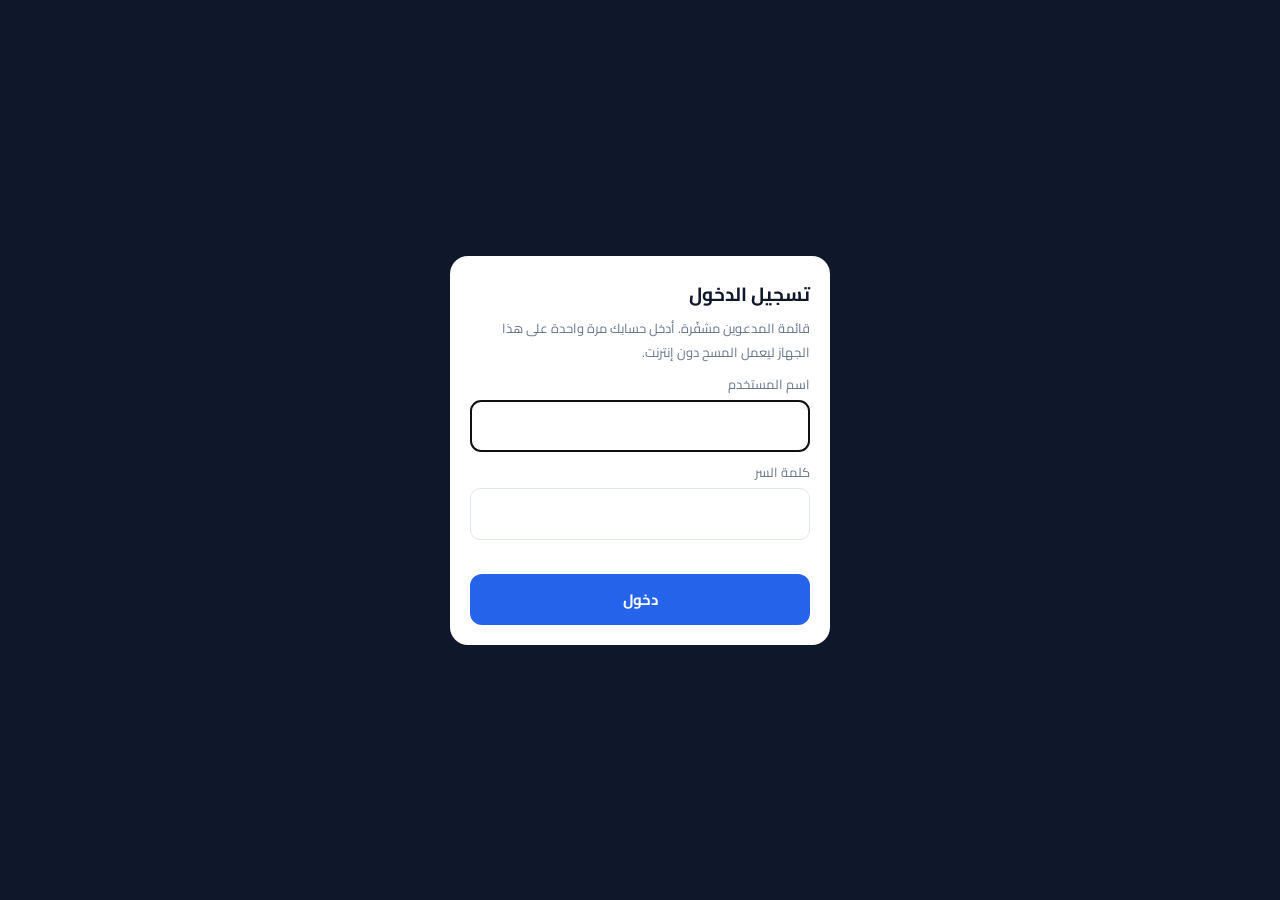
<file: index.html>
<!doctype html>
<html lang="ar" dir="rtl">
<head>
<meta charset="utf-8">
<meta name="viewport" content="width=device-width,initial-scale=1,viewport-fit=cover">
<meta name="theme-color" content="#0f172a">
<meta name="robots" content="noindex,nofollow">
<link rel="manifest" href="manifest.webmanifest">
<link rel="apple-touch-icon" href="icon-180.png">
<link rel="icon" href="icon-180.png">
<link rel="stylesheet" href="lib/fonts.css">
<title>بوابة الحضور</title>
<style>
:root{--bg:#f1f5f9;--card:#fff;--ink:#0f172a;--mut:#64748b;--line:#e2e8f0;--pri:#2563eb;--ok:#16a34a;--warn:#d97706;--err:#dc2626;--hdr:#0f172a}
*{box-sizing:border-box;-webkit-tap-highlight-color:transparent}
html,body{margin:0;height:100%}
body{font-family:Cairo,system-ui,sans-serif;background:var(--bg);color:var(--ink);display:flex;flex-direction:column;min-height:100%}
header{background:var(--hdr);color:#fff;padding:10px 14px calc(10px) ;padding-top:max(10px,env(safe-area-inset-top));display:flex;align-items:center;gap:10px}
header .t{flex:1;font-weight:700;font-size:17px;line-height:1.25}
header small{display:block;font-weight:400;font-size:12px;opacity:.75}
.hbtns{display:flex;gap:6px;align-items:center}
.badge{background:rgba(255,255,255,.14);border-radius:999px;padding:3px 10px;font-size:13px;font-weight:700}
.hbtn{background:rgba(255,255,255,.14);border:0;color:#fff;border-radius:10px;width:38px;height:34px;font-size:18px}
main{flex:1;overflow:auto;padding-bottom:76px}
.pane{display:none;padding:12px}
.pane.on{display:block}
nav{position:fixed;bottom:0;left:0;right:0;background:#fff;border-top:1px solid var(--line);display:flex;padding-bottom:env(safe-area-inset-bottom);z-index:5}
nav button{flex:1;border:0;background:none;padding:9px 0 8px;font:inherit;font-size:12px;color:var(--mut)}
nav button b{display:block;font-size:20px;line-height:1.2}
nav button.on{color:var(--pri);font-weight:700}
.card{background:var(--card);border:1px solid var(--line);border-radius:14px;padding:12px;margin-bottom:10px}
button.btn{font:inherit;border:0;border-radius:12px;padding:11px 14px;background:var(--pri);color:#fff;font-weight:700;font-size:15px}
button.btn.sec{background:#e2e8f0;color:var(--ink)}
button.btn.red{background:var(--err)}
button.btn:disabled{opacity:.5}
.row{display:flex;gap:8px;align-items:center;flex-wrap:wrap}
.grow{flex:1}
input,select{font:inherit;font-size:16px;border:1px solid var(--line);border-radius:10px;padding:10px 12px;width:100%;background:#fff;color:var(--ink)}
label{font-size:13px;color:var(--mut);display:block;margin:8px 0 4px}
#camwrap{position:relative;background:#000;border-radius:16px;overflow:hidden;aspect-ratio:3/4;max-height:58vh;margin:0 auto}
#video{width:100%;height:100%;object-fit:cover;display:block}
#frame{position:absolute;inset:0;display:flex;align-items:center;justify-content:center;pointer-events:none}
#frame .box{width:62%;aspect-ratio:1;border:3px solid rgba(255,255,255,.85);border-radius:18px;box-shadow:0 0 0 2000px rgba(0,0,0,.25)}
#flash{position:absolute;inset:0;opacity:0;transition:opacity .35s;pointer-events:none}
#cammsg{position:absolute;inset:0;display:flex;align-items:center;justify-content:center;color:#fff;text-align:center;padding:20px;font-size:15px}
.camctl{position:absolute;bottom:10px;left:10px;display:flex;gap:6px}
.camctl button{width:42px;height:42px;border-radius:50%;border:0;background:rgba(0,0,0,.55);color:#fff;font-size:18px}
#result{margin-top:10px;border-radius:14px;padding:14px;display:none;border:2px solid transparent}
#result.ok{display:block;background:#dcfce7;border-color:#86efac}
#result.warn{display:block;background:#fef3c7;border-color:#fcd34d}
#result.err{display:block;background:#fee2e2;border-color:#fca5a5}
#result .n{font-size:22px;font-weight:700;line-height:1.3}
#result .s{font-size:14px;color:#334155;margin-top:2px}
.chip{display:inline-block;border-radius:999px;padding:1px 9px;font-size:12px;font-weight:700;color:#fff;vertical-align:middle}
.list .it{display:flex;align-items:center;gap:10px;padding:10px 4px;border-bottom:1px solid var(--line)}
.list .it:last-child{border-bottom:0}
.list .nm{font-weight:700}
.list .sub{font-size:12px;color:var(--mut)}
.done{color:var(--ok);font-weight:700;font-size:13px}
.stats{display:grid;grid-template-columns:repeat(auto-fill,minmax(130px,1fr));gap:8px}
.stat{background:#fff;border:1px solid var(--line);border-radius:12px;padding:10px}
.stat b{font-size:20px;display:block}
.stat span{font-size:12px;color:var(--mut)}
.alert{background:#fef3c7;border:1px solid #fcd34d;border-radius:12px;padding:10px 12px;margin-bottom:10px;font-size:14px}
.alert.err{background:#fee2e2;border-color:#fca5a5}
.muted{color:var(--mut);font-size:13px}
#modal{position:fixed;inset:0;background:rgba(15,23,42,.55);display:none;align-items:flex-end;justify-content:center;z-index:20}
#modal.on{display:flex}
#modal .sheet{background:#fff;width:100%;max-width:560px;border-radius:18px 18px 0 0;padding:16px;padding-bottom:max(16px,env(safe-area-inset-bottom));max-height:88vh;overflow:auto}
h3{margin:4px 0 10px;font-size:17px}
.kv{display:grid;grid-template-columns:auto 1fr;gap:4px 12px;font-size:14px}
.kv span{color:var(--mut)}
#login{position:fixed;inset:0;background:var(--hdr);z-index:25;display:none;align-items:center;justify-content:center;padding:20px}
#login.on{display:flex}
#login .box{background:#fff;border-radius:18px;padding:20px;width:100%;max-width:380px}
#login h2{margin:0 0 4px;font-size:19px}
.err{color:var(--err);font-size:14px;min-height:20px;margin-top:8px}
#toast{position:fixed;top:12px;left:50%;transform:translateX(-50%);background:#0f172a;color:#fff;padding:8px 14px;border-radius:10px;font-size:14px;z-index:30;display:none}
</style>
</head>
<body>
<header>
  <div class="t"><span id="evname">بوابة الحضور</span><small id="evsub">جارٍ التحميل…</small></div>
  <div class="hbtns"><span class="badge" id="hsync" style="display:none"></span><span class="badge" id="hcount" title="حضور اليوم">0</span><button class="hbtn" id="setbtn" aria-label="الإعدادات">⚙</button></div>
</header>

<main>
  <div class="pane on" id="pane-scan">
    <div id="noEvent" class="alert err" style="display:none"></div>
    <div id="camwrap">
      <video id="video" playsinline muted></video>
      <div id="frame"><div class="box"></div></div>
      <div id="flash"></div>
      <div id="cammsg">اضغط «تشغيل الكاميرا» لبدء المسح</div>
      <div class="camctl"><button id="swbtn" title="تبديل الكاميرا" style="display:none">🔄</button><button id="torchbtn" title="الإضاءة" style="display:none">🔦</button></div>
    </div>
    <div class="row" style="margin-top:10px"><button class="btn grow" id="cambtn">▶ تشغيل الكاميرا</button></div>
    <div id="result"><div class="n"></div><div class="s"></div></div>
  </div>

  <div class="pane" id="pane-manual">
    <div class="card">
      <label for="q">ابحث بالاسم أو الرمز</label>
      <input id="q" type="search" autocomplete="off" placeholder="اكتب جزءاً من الاسم…">
    </div>
    <div class="card list" id="mlist"></div>
  </div>

  <div class="pane" id="pane-log">
    <div class="row" style="margin-bottom:10px"><select id="dayfilter" class="grow"></select></div>
    <div class="stats" id="stats"></div>
    <div class="card list" id="loglist" style="margin-top:10px"></div>
  </div>

  <div class="pane" id="pane-export">
    <div id="oldEvents"></div>
    <div class="card">
      <h3>المزامنة</h3>
      <div class="muted" id="syncinfo"></div>
      <div class="row" style="margin-top:10px"><button class="btn" id="syncbtn">مزامنة الآن</button></div>
    </div>
    <div class="card">
      <h3>تصدير سجلات هذا الجهاز</h3>
      <div class="row"><button class="btn" id="xlsbtn">تصدير إكسل</button><button class="btn sec" id="csvbtn">نسخة احتياطية</button></div>
    </div>
    <div class="card">
      <h3>دمج سجلات عدة أجهزة</h3>
      <div class="muted">اختر ملفات الإكسل المصدَّرة من الأجهزة الأخرى، فتُدمج مع سجلات هذا الجهاز في ملف واحد بلا تكرار.</div>
      <input type="file" id="mergefiles" multiple accept=".xlsx,.xls,.csv" style="display:none">
      <div class="row" style="margin-top:10px"><button class="btn sec" id="mergepick">اختيار ملفات للدمج</button><button class="btn" id="mergeexp" disabled>تصدير المدمج</button></div>
      <div class="muted" id="mergeinfo" style="margin-top:6px"></div>
    </div>
  </div>
</main>

<nav>
  <button class="on" data-pane="scan"><b>📷</b>المسح</button>
  <button data-pane="manual"><b>✍️</b>يدوي</button>
  <button data-pane="log"><b>📋</b>السجل</button>
  <button data-pane="export"><b>📤</b>التصدير</button>
</nav>

<div id="login"><form class="box" id="loginForm" autocomplete="on">
  <h2 id="loginTitle">تسجيل الدخول</h2>
  <div class="muted">قائمة المدعوين مشفّرة. أدخل حسابك مرة واحدة على هذا الجهاز ليعمل المسح دون إنترنت.</div>
  <label for="lu">اسم المستخدم</label><input id="lu" autocomplete="username" required>
  <label for="lp">كلمة السر</label><input id="lp" type="password" autocomplete="current-password" required>
  <div class="err" id="lerr"></div>
  <button class="btn" style="width:100%;margin-top:6px" id="lbtn">دخول</button>
</form></div>

<div id="modal"><div class="sheet">
  <h3>الإعدادات</h3>
  <div class="card kv" id="evinfo"></div>
  <div class="row"><button class="btn sec grow" id="reloadev">تحديث بيانات الفعالية</button></div>
  <label for="devname">اسم هذا الجهاز</label>
  <div class="row"><input id="devname" class="grow" maxlength="30"><button class="btn sec" id="savedev">حفظ</button></div>
  <label for="syncurl">رابط المزامنة (يُترك فارغاً لاستخدام رابط الفعالية)</label>
  <div class="row"><input id="syncurl" class="grow" dir="ltr" placeholder=""><button class="btn sec" id="saveurl">حفظ الرابط</button></div>
  <div class="row" style="margin-top:12px"><button class="btn sec grow" id="logoutbtn" style="display:none">تسجيل الخروج من هذا الجهاز</button></div>
  <div class="row" style="margin-top:16px"><button class="btn red grow" id="wipebtn">🗑 مسح كل سجلات هذا الجهاز لهذه الفعالية</button></div>
  <div class="row" style="margin-top:10px"><button class="btn sec grow" id="closebtn">إغلاق</button></div>
  <div class="muted" style="margin-top:10px;text-align:center" id="ver"></div>
</div></div>
<div id="toast"></div>

<script src="lib/jsQR.js"></script>
<script src="lib/xlsx.mini.min.js"></script>
<script src="lib/common.js?v=7"></script>
<script>
(function(){
'use strict';
var G = window.GATE;
var $ = function(id){ return document.getElementById(id); };
var HEADERS = ['المعرف','الاسم','الفئة','التاريخ','اليوم','الوقت','الجهاز','الطريقة','ISO','الفعالية'];

/* ---------- storage ---------- */
function load(k, d){ try{ var v = localStorage.getItem(k); return v == null ? d : JSON.parse(v); }catch(e){ return d; } }
function save(k, v){ try{ localStorage.setItem(k, JSON.stringify(v)); }catch(e){ toast('تعذر الحفظ في ذاكرة الجهاز'); } }
function recKey(code){ return 'gate:' + code + ':records'; }

/* One-time removal of the previous app's data (Syrian Biomedica 2026), as requested. */
(function wipeLegacy(){
  try{
    var dev = localStorage.getItem('sbm26_device');
    if (dev && !localStorage.getItem('gate:device')) localStorage.setItem('gate:device', dev);
    var ks = [];
    for (var i = 0; i < localStorage.length; i++){ var k = localStorage.key(i); if (k && k.indexOf('sbm26_') === 0) ks.push(k); }
    ks.forEach(function(k){ localStorage.removeItem(k); });
  }catch(e){}
})();

var ev = null, byId = {}, records = [], lastSeen = {};
var deviceName = load('gate:device', null) || ('جهاز ' + (Math.floor(Math.random()*90)+10));
save('gate:device', deviceName);
var syncOverride = load('gate:syncurl', '');
var syncing = false, syncErr = '';

function syncUrl(){ return syncOverride || (ev && ev.syncUrl) || ''; }

function toast(msg){ var t = $('toast'); t.textContent = msg; t.style.display = 'block'; clearTimeout(toast._t); toast._t = setTimeout(function(){ t.style.display = 'none'; }, 2600); }

/* ---------- event ---------- */
function setEvent(e){
  ev = e;
  byId = {};
  ev.people.forEach(function(p){ byId[p.id] = p; });
  var prev = load('gate:current', null);
  if (prev && prev !== ev.code){
    var old = load(recKey(prev), []);
    var unsynced = old.filter(function(r){ return !r.s; }).length;
    if (!old.length || !unsynced){ localStorage.removeItem(recKey(prev)); }
    else { var keep = load('gate:oldEvents', []); if (keep.indexOf(prev) < 0) keep.push(prev); save('gate:oldEvents', keep); }
  }
  save('gate:current', ev.code);
  records = load(recKey(ev.code), []);
  $('evname').textContent = ev.name;
  var d = ev.days.length ? (ev.days.length > 1 ? G.arDate(ev.days[0]) + ' ← ' + ev.days.length + ' أيام' : G.arDate(ev.days[0])) : '';
  $('evsub').textContent = (d ? d + ' — ' : '') + ev.people.length + ' اسم — يعمل دون إنترنت';
  document.title = 'بوابة الحضور — ' + ev.name;
  $('noEvent').style.display = ev.people.length ? 'none' : 'block';
  $('noEvent').textContent = 'لا توجد أسماء مسجلة في هذه الفعالية بعد. أضفها من صفحة الإدارة ثم حدّث البيانات.';
  refreshAll();
}

/* Encrypted events: the roster is decrypted with the event key stored on this device after login. */
var pendingEv = null;
async function prepare(raw){
  var e = G.normalizeEvent(JSON.parse(JSON.stringify(raw)));
  if (!G.isSecure(e)) return e;
  var k = load('gate:k', null);
  if (k){
    try { e.people = (await G.decryptRoster(e, G.unb64(k))).people; return e; } catch(x){}
  }
  return null;
}
async function apply(raw){
  var e = await prepare(raw);
  if (e){ $('login').classList.remove('on'); setEvent(e); return true; }
  pendingEv = raw; showLogin(); return false;
}
function showLogin(){
  $('evname').textContent = pendingEv && pendingEv.name || 'بوابة الحضور';
  $('evsub').textContent = 'بانتظار تسجيل الدخول';
  $('lerr').textContent = ''; $('login').classList.add('on');
  setTimeout(function(){ $('lu').focus(); }, 50);
}
$('loginForm').onsubmit = async function(e){
  e.preventDefault();
  if (!pendingEv) return;
  $('lbtn').disabled = true; $('lbtn').textContent = 'جارٍ التحقق…'; $('lerr').textContent = '';
  try {
    var K = await G.unwrapKey(pendingEv.secure.keyring, $('lu').value, $('lp').value);
    save('gate:k', G.b64(K)); save('gate:user', $('lu').value.trim());
    $('lp').value = '';
    await apply(pendingEv);
  } catch(x){ $('lerr').textContent = 'اسم المستخدم أو كلمة السر غير صحيحة'; }
  $('lbtn').disabled = false; $('lbtn').textContent = 'دخول';
};
async function initEvent(){
  var cached = load('gate:event', null);
  if (cached) await apply(cached);
  try {
    var e = await G.loadEvent();
    var changed = !cached || JSON.stringify(cached) !== JSON.stringify(e);
    save('gate:event', e);
    if (changed || !ev) await apply(e);
    return true;
  } catch(x){
    if (!cached){ $('evsub').textContent = 'تعذر تحميل بيانات الفعالية — اتصل بالإنترنت مرة واحدة على الأقل'; }
    return false;
  }
}

/* ---------- feedback ---------- */
var actx = null;
function beep(ok){
  try{
    actx = actx || new (window.AudioContext || window.webkitAudioContext)();
    var o = actx.createOscillator(), g = actx.createGain();
    o.frequency.value = ok ? 1046 : 220; o.type = ok ? 'sine' : 'square';
    g.gain.value = 0.15; o.connect(g); g.connect(actx.destination);
    o.start(); o.stop(actx.currentTime + (ok ? 0.12 : 0.3));
  }catch(e){}
}
function vib(p){ try{ navigator.vibrate && navigator.vibrate(p); }catch(e){} }
function flash(c){ var f = $('flash'); f.style.background = c; f.style.opacity = '.45'; setTimeout(function(){ f.style.opacity = '0'; }, 220); }

function showResult(kind, title, sub, cat){
  var r = $('result'); r.className = kind;
  r.querySelector('.n').innerHTML = G.esc(title) + (cat ? ' <span class="chip" style="background:' + G.esc(cat.color) + '">' + G.esc(cat.label) + '</span>' : '');
  r.querySelector('.s').textContent = sub || '';
}

/* ---------- records ---------- */
function addRecord(p, method){
  var d = new Date();
  var rec = { id: p.id, name: p.name, cat: G.cat(ev, p.cat).label, date: G.dstr(d), time: G.tstr(d), iso: d.toISOString(), device: deviceName, method: method, ev: ev.code };
  records.push(rec);
  save(recKey(ev.code), records);
  scheduleSync();
  refreshAll();
  return rec;
}
function scansToday(id){ var t = G.dstr(); return records.filter(function(r){ return r.id === id && r.date === t; }).length; }

function handlePayload(data){
  var parts = String(data).trim().split('|');
  if (!ev){ return; }
  if (parts[0] !== ev.code){
    var msg = parts.length > 1 ? 'هذه البطاقة تخص فعالية أخرى (' + parts[0] + ')' : 'هذا الرمز ليس من رموز الفعالية';
    showResult('err', 'رمز غير صالح لهذه الفعالية', msg); flash('#dc2626'); vib([80,60,80]); beep(false); return;
  }
  var id = parts[1], p = byId[id];
  if (!p){ showResult('err', 'غير موجود في القائمة', 'المعرف ' + id + ' غير مسجل — حدّث بيانات الفعالية'); flash('#dc2626'); vib([80,60,80]); beep(false); return; }
  if (p.ck && parts[2] !== p.ck){ showResult('err', 'رمز غير صالح', 'رمز التحقق لا يطابق دعوة ' + id + ' — قد تكون نسخة قديمة أو مزوّرة'); flash('#dc2626'); vib([80,60,80]); beep(false); return; }
  var t = Date.now();
  if (lastSeen[id] && t - lastSeen[id] < ev.cooldownSec * 1000){ showResult('warn', p.name, 'تم تسجيله قبل لحظات ✓', G.cat(ev, p.cat)); return; }
  lastSeen[id] = t;
  addRecord(p, 'مسح');
  var n = scansToday(id);
  showResult(n > 1 ? 'warn' : 'ok', p.name, (p.title ? p.title + ' — ' : '') + (n > 1 ? 'مسجّل مسبقاً اليوم — هذا دخوله رقم ' + n : 'تم تسجيل الحضور ✓ ' + G.tstr()), G.cat(ev, p.cat));
  flash(n > 1 ? '#d97706' : '#16a34a'); vib(n > 1 ? [60,40,60] : 90); beep(true);
}

/* ---------- camera ---------- */
var stream = null, track = null, running = false, cams = [], camIdx = -1, torchOn = false;
var canvas = document.createElement('canvas'), cctx = canvas.getContext('2d', { willReadFrequently: true });
function camMsg(t){ var m = $('cammsg'); m.textContent = t || ''; m.style.display = t ? 'flex' : 'none'; }

function startCam(){
  if (!navigator.mediaDevices || !navigator.mediaDevices.getUserMedia){ camMsg('هذا المتصفح لا يدعم الكاميرا. استخدم الإدخال اليدوي.'); return; }
  stopCam();
  camMsg('جارٍ تشغيل الكاميرا…');
  var saved = load('gate:camid', null);
  var cons = saved ? { video: { deviceId: { exact: saved } } } : { video: { facingMode: { ideal: 'environment' }, width: { ideal: 1280 }, height: { ideal: 720 } } };
  navigator.mediaDevices.getUserMedia(cons).catch(function(){
    return navigator.mediaDevices.getUserMedia({ video: { facingMode: 'environment' } });
  }).then(function(s){
    stream = s; track = s.getVideoTracks()[0];
    var v = $('video'); v.srcObject = s; v.setAttribute('playsinline', ''); return v.play();
  }).then(function(){
    running = true; camMsg(''); $('cambtn').textContent = '■ إيقاف الكاميرا';
    refreshCamList(); requestAnimationFrame(loop);
  }).catch(function(e){
    camMsg('تعذر تشغيل الكاميرا. تأكد من منح الإذن للمتصفح ثم أعد المحاولة.\n' + (e && e.name || ''));
  });
}
function stopCam(){
  running = false;
  if (stream){ stream.getTracks().forEach(function(t){ t.stop(); }); }
  stream = null; track = null; torchOn = false;
  $('swbtn').style.display = 'none'; $('torchbtn').style.display = 'none';
  $('cambtn').textContent = '▶ تشغيل الكاميرا';
}
function refreshCamList(){
  navigator.mediaDevices.enumerateDevices().then(function(ds){
    cams = ds.filter(function(d){ return d.kind === 'videoinput'; });
    var cur = track && track.getSettings ? track.getSettings().deviceId : null;
    camIdx = cams.findIndex(function(c){ return c.deviceId === cur; });
    $('swbtn').style.display = cams.length > 1 ? '' : 'none';
    var caps = track && track.getCapabilities ? track.getCapabilities() : {};
    $('torchbtn').style.display = caps && caps.torch ? '' : 'none';
  }).catch(function(){});
}
var frameNo = 0;
function loop(){
  if (!running) return;
  var v = $('video');
  if (v.readyState >= 2 && (frameNo++ % 2 === 0)){
    var vw = v.videoWidth, vh = v.videoHeight;
    var s = Math.min(1, 960 / Math.max(vw, vh));
    canvas.width = Math.round(vw * s); canvas.height = Math.round(vh * s);
    cctx.drawImage(v, 0, 0, canvas.width, canvas.height);
    var img = cctx.getImageData(0, 0, canvas.width, canvas.height);
    var code = window.jsQR(img.data, img.width, img.height, { inversionAttempts: 'dontInvert' });
    if (code && code.data){ handlePayload(code.data); }
  }
  requestAnimationFrame(loop);
}
$('cambtn').onclick = function(){ running ? stopCam() : startCam(); };
$('swbtn').onclick = function(){
  if (cams.length < 2) return;
  camIdx = (camIdx + 1) % cams.length; save('gate:camid', cams[camIdx].deviceId); startCam();
};
$('torchbtn').onclick = function(){
  if (!track) return; torchOn = !torchOn;
  track.applyConstraints({ advanced: [{ torch: torchOn }] }).catch(function(){ toast('الإضاءة غير مدعومة'); });
};
document.addEventListener('visibilitychange', function(){ if (document.hidden && running) stopCam(); });

/* ---------- manual ---------- */
function renderManual(){
  var q = G.normName($('q').value);
  var list = ev ? ev.people : [];
  if (q) list = list.filter(function(p){ return G.normName(p.name).indexOf(q) >= 0 || p.id.toLowerCase().indexOf(q) >= 0; });
  var today = G.dstr();
  var present = {}; records.forEach(function(r){ if (r.date === today) present[r.id] = 1; });
  var html = list.slice(0, 60).map(function(p){
    var c = G.cat(ev, p.cat);
    return '<div class="it"><div class="grow"><div class="nm">' + G.esc(p.name) + '</div>' + (p.title ? '<div class="sub">' + G.esc(p.title) + '</div>' : '') + '<div class="sub">' + G.esc(p.id) + ' <span class="chip" style="background:' + G.esc(c.color) + '">' + G.esc(c.label) + '</span></div></div>' +
      (present[p.id] ? '<span class="done">حاضر ✓</span>' : '') + '<button class="btn sec" data-id="' + G.esc(p.id) + '">تسجيل</button></div>';
  }).join('');
  if (list.length > 60) html += '<div class="muted" style="padding:8px">' + (list.length - 60) + ' نتيجة أخرى — اكتب جزءاً أطول من الاسم</div>';
  $('mlist').innerHTML = html || '<div class="muted">لا نتائج</div>';
}
$('q').oninput = renderManual;
$('mlist').onclick = function(e){
  var b = e.target.closest('button[data-id]'); if (!b) return;
  var p = byId[b.getAttribute('data-id')]; if (!p) return;
  addRecord(p, 'يدوي'); toast('تم تسجيل ' + p.name); renderManual();
};

/* ---------- log ---------- */
function renderLog(){
  var days = {}; records.forEach(function(r){ days[r.date] = 1; });
  if (ev) ev.days.forEach(function(d){ days[d] = 1; });
  days[G.dstr()] = 1;
  var keys = Object.keys(days).sort().reverse();
  var sel = $('dayfilter'), cur = sel.value || G.dstr();
  sel.innerHTML = keys.map(function(d){ return '<option value="' + d + '"' + (d === cur ? ' selected' : '') + '>' + d + ' — ' + G.dayLabel(ev || { days: [] }, d) + '</option>'; }).join('');
  var day = sel.value;
  var recs = records.filter(function(r){ return r.date === day; });
  var uniq = {}; recs.forEach(function(r){ uniq[r.id] = r; });
  var html = '<div class="stat"><b>' + Object.keys(uniq).length + ' من ' + (ev ? ev.people.length : 0) + '</b><span>حاضرون (كل الفئات)</span></div>';
  if (ev) ev.categories.forEach(function(c){
    var tot = ev.people.filter(function(p){ return p.cat === c.key; }).length; if (!tot) return;
    var pres = ev.people.filter(function(p){ return p.cat === c.key && uniq[p.id]; }).length;
    html += '<div class="stat" style="border-top:4px solid ' + G.esc(c.color) + '"><b>' + pres + ' من ' + tot + '</b><span>' + G.esc(c.label) + '</span></div>';
  });
  $('stats').innerHTML = html;
  $('loglist').innerHTML = recs.slice().reverse().slice(0, 400).map(function(r){
    return '<div class="it"><div class="grow"><div class="nm">' + G.esc(r.name) + '</div><div class="sub">' + G.esc(r.id) + ' · ' + G.esc(r.cat) + ' · ' + G.esc(r.method) + ' · ' + G.esc(r.device) + '</div></div><div class="sub">' + G.esc(r.time) + (r.s ? ' ☁️' : '') + '</div></div>';
  }).join('') || '<div class="muted">لا سجلات في هذا اليوم</div>';
}
$('dayfilter').onchange = renderLog;

/* ---------- sync ---------- */
function unsyncedCount(){ return records.filter(function(r){ return !r.s; }).length; }
var syncTimer = null;
function scheduleSync(){ clearTimeout(syncTimer); syncTimer = setTimeout(syncNow, 4000); }
function syncNow(){
  updateSyncUI();
  var url = syncUrl();
  if (syncing || !url || !ev) return;
  var pend = records.filter(function(r){ return !r.s; });
  if (!pend.length || navigator.onLine === false) return;
  syncing = true; updateSyncUI();
  var batch = pend.slice(0, 300);
  var payload = batch.map(function(r){ return { id: r.id, name: r.name, cat: r.cat, date: r.date, day: G.dayLabel(ev, r.date), time: r.time, device: r.device, method: r.method, iso: r.iso, event: ev.code }; });
  fetch(url, { method: 'POST', body: JSON.stringify({ event: ev.code, eventName: ev.name, device: deviceName, records: payload }) })
    .then(function(res){ return res.json(); })
    .then(function(j){
      if (!j || j.ok !== true) throw new Error('bad response');
      batch.forEach(function(r){ r.s = 1; });
      save(recKey(ev.code), records); save('gate:lastsync', Date.now()); syncErr = '';
      syncing = false; updateSyncUI();
      if (unsyncedCount()) setTimeout(syncNow, 500);
    })
    .catch(function(e){ syncing = false; syncErr = 'فشلت المزامنة، ستُعاد المحاولة لاحقاً'; updateSyncUI(); });
}
function updateSyncUI(){
  var n = unsyncedCount(), url = syncUrl();
  var h = $('hsync');
  if (!url){ h.style.display = 'none'; }
  else { h.style.display = ''; h.textContent = syncing ? '⏳' : n ? '☁ ' + n : '☁ ✓'; }
  var last = load('gate:lastsync', 0);
  $('syncinfo').textContent = !url ? 'لا يوجد رابط مزامنة — السجلات محفوظة على هذا الجهاز فقط. صدّرها يدوياً.' :
    (syncing ? 'جارٍ المزامنة…' : (n ? n + ' سجل بانتظار الرفع. ' : 'كل السجلات مرفوعة. ') + (last ? 'آخر مزامنة: ' + new Date(last).toLocaleTimeString('ar-SY') : '') + (syncErr ? ' — ' + syncErr : ''));
}
$('syncbtn').onclick = function(){ if (!syncUrl()) { toast('لا يوجد رابط مزامنة'); return; } syncNow(); };
window.addEventListener('online', function(){ syncNow(); });
setInterval(syncNow, 60000);

/* ---------- export ---------- */
function fname(base, ext){ return base + ' - ' + (ev ? ev.code : '') + ' - ' + deviceName + ' - ' + G.dstr() + ' ' + G.tstr().replace(/:/g, '-') + '.' + ext; }
function recRow(r){ return [r.id, r.name, r.cat, r.date, G.dayLabel(ev, r.date), r.time, r.device, r.method, r.iso, r.ev || ev.code]; }
function buildWorkbook(recs){
  var wb = XLSX.utils.book_new();
  var log = [HEADERS].concat(recs.slice().sort(function(a, b){ return a.iso < b.iso ? -1 : 1; }).map(recRow));
  XLSX.utils.book_append_sheet(wb, XLSX.utils.aoa_to_sheet(log), 'السجل');
  var days = {}; ev.days.forEach(function(d){ days[d] = 1; }); recs.forEach(function(r){ days[r.date] = 1; });
  var dl = Object.keys(days).sort();
  var pres = {}; recs.forEach(function(r){ (pres[r.id] = pres[r.id] || {})[r.date] = (pres[r.id][r.date] || r.time); });
  var sum = [['المعرف', 'الاسم', 'الفئة'].concat(dl.map(function(d){ return d + ' (' + G.dayLabel(ev, d) + ')'; })).concat(['أيام الحضور'])];
  ev.people.forEach(function(p){
    var row = [p.id, p.name, G.cat(ev, p.cat).label], n = 0;
    dl.forEach(function(d){ var v = pres[p.id] && pres[p.id][d]; row.push(v ? '✓ ' + v : ''); if (v) n++; });
    row.push(n); sum.push(row);
  });
  XLSX.utils.book_append_sheet(wb, XLSX.utils.aoa_to_sheet(sum), 'الملخص');
  dl.forEach(function(d, i){
    var ab = [['المعرف', 'الاسم', 'الفئة']];
    ev.people.forEach(function(p){ if (!(pres[p.id] && pres[p.id][d])) ab.push([p.id, p.name, G.cat(ev, p.cat).label]); });
    XLSX.utils.book_append_sheet(wb, XLSX.utils.aoa_to_sheet(ab), ('غائبون ' + d).slice(0, 31));
  });
  wb.Workbook = { Views: [{ RTL: true }] };
  return wb;
}
$('xlsbtn').onclick = function(){ if (!ev) return; XLSX.writeFile(buildWorkbook(records), fname('حضور', 'xlsx')); };
$('csvbtn').onclick = function(){
  if (!ev) return;
  var rows = [HEADERS].concat(records.map(recRow));
  var csv = '﻿' + rows.map(function(r){ return r.map(function(v){ v = String(v == null ? '' : v); return /[",\n]/.test(v) ? '"' + v.replace(/"/g, '""') + '"' : v; }).join(','); }).join('\n');
  var a = document.createElement('a'); a.href = URL.createObjectURL(new Blob([csv], { type: 'text/csv' })); a.download = fname('نسخة احتياطية', 'csv'); a.click();
};
var merged = null;
$('mergepick').onclick = function(){ $('mergefiles').click(); };
$('mergefiles').onchange = function(){
  var files = Array.prototype.slice.call(this.files || []); if (!files.length || !ev) return;
  var all = records.slice(), seen = {}, added = 0, other = 0;
  all.forEach(function(r){ seen[r.id + '|' + r.iso + '|' + r.device] = 1; });
  Promise.all(files.map(function(f){ return f.arrayBuffer().then(function(buf){
    var wb = XLSX.read(buf, { type: 'array' });
    var sh = wb.Sheets['السجل'] || wb.Sheets[wb.SheetNames[0]];
    var rows = XLSX.utils.sheet_to_json(sh, { header: 1, raw: false });
    rows.slice(1).forEach(function(r){
      if (!r || !r[0]) return;
      if (r[9] && r[9] !== ev.code){ other++; return; }
      var rec = { id: r[0], name: r[1], cat: r[2], date: r[3], time: r[5], device: r[6], method: r[7], iso: r[8], ev: r[9] || ev.code };
      var k = rec.id + '|' + rec.iso + '|' + rec.device; if (seen[k]) return; seen[k] = 1; all.push(rec); added++;
    });
  }); })).then(function(){
    merged = all; $('mergeexp').disabled = false;
    $('mergeinfo').textContent = 'أضيف ' + added + ' سجل من ' + files.length + ' ملف. المجموع: ' + all.length + (other ? ' — تجاهلنا ' + other + ' سجل من فعالية أخرى' : '');
  }).catch(function(){ $('mergeinfo').textContent = 'تعذر قراءة أحد الملفات'; });
};
$('mergeexp').onclick = function(){ if (merged) XLSX.writeFile(buildWorkbook(merged), fname('حضور مدمج', 'xlsx')); };

function renderOldEvents(){
  var keep = load('gate:oldEvents', []).filter(function(c){ return ev && c !== ev.code && load(recKey(c), []).length; });
  save('gate:oldEvents', keep);
  $('oldEvents').innerHTML = keep.map(function(c){
    var n = load(recKey(c), []).length;
    return '<div class="alert">على هذا الجهاز ' + n + ' سجل غير مرفوع من فعالية سابقة (' + G.esc(c) + '). <div class="row" style="margin-top:8px"><button class="btn sec" data-oldexp="' + G.esc(c) + '">تصديرها</button><button class="btn red" data-olddel="' + G.esc(c) + '">حذفها</button></div></div>';
  }).join('');
}
$('oldEvents').onclick = function(e){
  var x = e.target.closest('[data-oldexp]'), d = e.target.closest('[data-olddel]');
  if (x){ var c = x.getAttribute('data-oldexp'), recs = load(recKey(c), []);
    var wb = XLSX.utils.book_new(); XLSX.utils.book_append_sheet(wb, XLSX.utils.aoa_to_sheet([HEADERS].concat(recs.map(function(r){ return [r.id, r.name, r.cat, r.date, '', r.time, r.device, r.method, r.iso, c]; }))), 'السجل');
    XLSX.writeFile(wb, 'سجلات ' + c + ' - ' + deviceName + '.xlsx'); }
  if (d){ var c2 = d.getAttribute('data-olddel'); if (confirm('حذف سجلات الفعالية ' + c2 + ' نهائياً من هذا الجهاز؟')){ localStorage.removeItem(recKey(c2)); renderOldEvents(); } }
};

/* ---------- settings ---------- */
function openSettings(){
  $('devname').value = deviceName;
  $('syncurl').value = syncOverride; $('syncurl').placeholder = ev && ev.syncUrl ? 'رابط الفعالية مستخدم' : '';
  $('evinfo').innerHTML = ev ? '<span>الفعالية</span><b>' + G.esc(ev.name) + '</b><span>الرمز</span><b>' + G.esc(ev.code) + '</b><span>الأيام</span><b>' + (ev.days.join('، ') || '—') + '</b><span>عدد الأسماء</span><b>' + ev.people.length + '</b><span>سجلات الجهاز</span><b>' + records.length + '</b>' : '<span>الفعالية</span><b>غير محمّلة</b>';
  $('ver').textContent = 'الإصدار ' + G.VERSION;
  var u = load('gate:user', null);
  $('logoutbtn').style.display = load('gate:k', null) ? '' : 'none';
  $('logoutbtn').textContent = 'تسجيل الخروج من هذا الجهاز' + (u ? ' (' + u + ')' : '');
  $('modal').classList.add('on');
}
$('setbtn').onclick = openSettings;
$('closebtn').onclick = function(){ $('modal').classList.remove('on'); };
$('modal').onclick = function(e){ if (e.target === this) this.classList.remove('on'); };
$('savedev').onclick = function(){ var v = $('devname').value.trim(); if (!v) return; deviceName = v; save('gate:device', v); toast('تم الحفظ'); };
$('saveurl').onclick = function(){ syncOverride = $('syncurl').value.trim(); save('gate:syncurl', syncOverride); updateSyncUI(); toast('تم الحفظ'); syncNow(); };
$('reloadev').onclick = function(){ initEvent().then(function(ok){ toast(ok ? 'تم تحديث بيانات الفعالية (' + (ev ? ev.people.length : 0) + ' اسم)' : 'تعذر التحديث — تحقق من الإنترنت'); openSettings(); }); };
$('logoutbtn').onclick = function(){
  var n = unsyncedCount();
  if (!confirm('سيُحذف مفتاح فك التشفير من هذا الجهاز ويلزم تسجيل الدخول من جديد.' + (n ? ' تبقى سجلات المسح (' + n + ' غير مرفوع) محفوظة.' : '') + ' متابعة؟')) return;
  localStorage.removeItem('gate:k'); localStorage.removeItem('gate:user'); location.reload();
};
$('wipebtn').onclick = function(){
  if (!ev) return;
  var n = unsyncedCount();
  if (!confirm('سيتم حذف ' + records.length + ' سجل من هذا الجهاز نهائياً' + (n ? ' (منها ' + n + ' غير مرفوع)' : '') + '. متابعة؟')) return;
  records = []; save(recKey(ev.code), records); refreshAll(); toast('تم المسح');
};

/* ---------- nav ---------- */
Array.prototype.forEach.call(document.querySelectorAll('nav button'), function(b){
  b.onclick = function(){
    document.querySelectorAll('nav button').forEach(function(x){ x.classList.toggle('on', x === b); });
    document.querySelectorAll('.pane').forEach(function(p){ p.classList.toggle('on', p.id === 'pane-' + b.getAttribute('data-pane')); });
    if (b.getAttribute('data-pane') !== 'scan' && running) stopCam();
    refreshAll();
  };
});

function refreshAll(){
  if (!ev) return;
  var t = G.dstr(), u = {}; records.forEach(function(r){ if (r.date === t) u[r.id] = 1; });
  $('hcount').textContent = Object.keys(u).length;
  renderManual(); renderLog(); renderOldEvents(); updateSyncUI();
}

initEvent().then(function(){ syncNow(); });
if ('serviceWorker' in navigator) navigator.serviceWorker.register('sw.js').catch(function(){});
window.__gate = { handlePayload: handlePayload, get records(){ return records; }, get ev(){ return ev; } };
})();
</script>
</body>
</html>
</file>
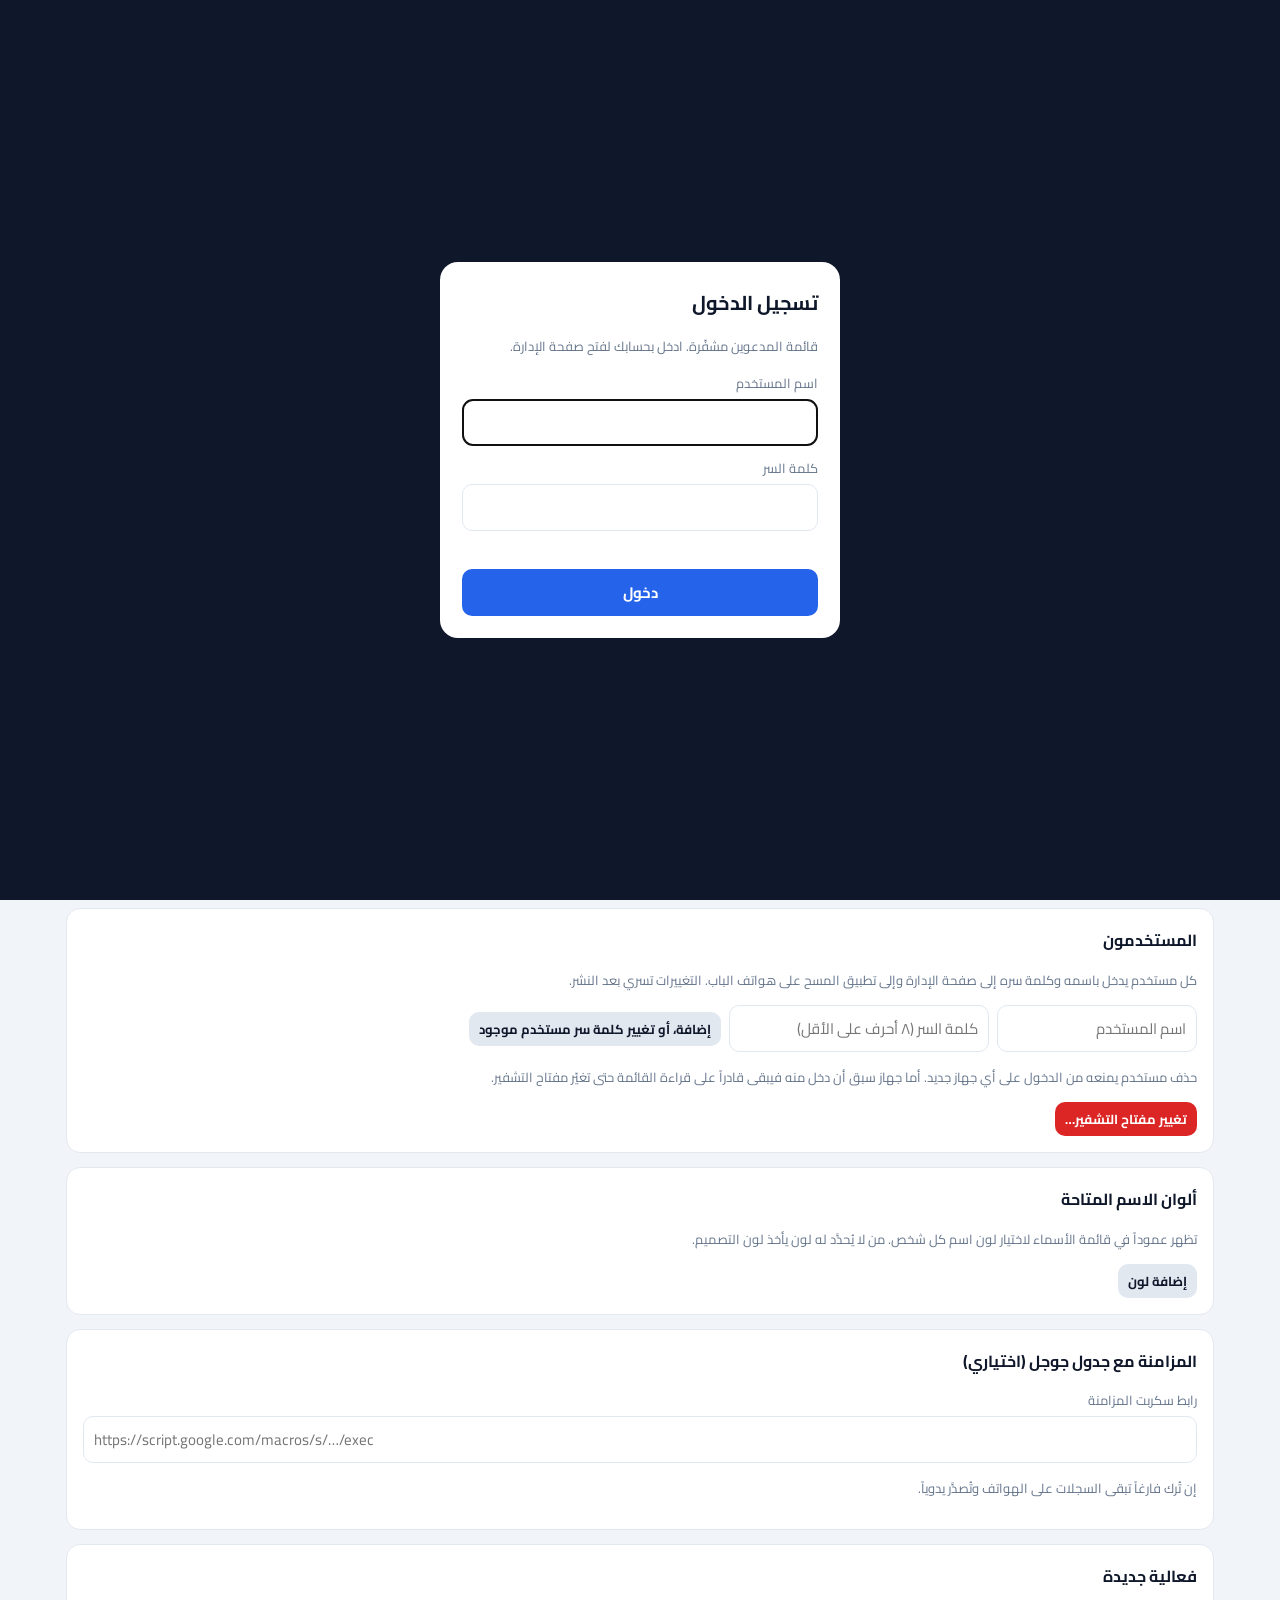
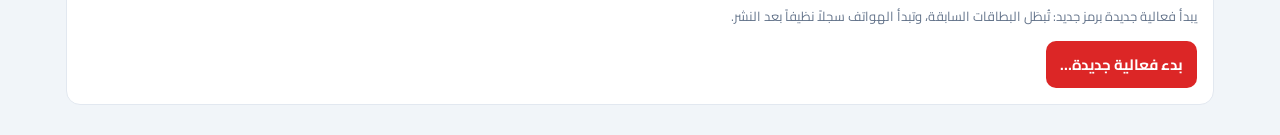
<file: admin.html>
<!doctype html>
<html lang="ar" dir="rtl">
<head>
<meta charset="utf-8">
<meta name="viewport" content="width=device-width,initial-scale=1">
<meta name="robots" content="noindex,nofollow">
<link rel="icon" href="icon-180.png">
<link rel="stylesheet" href="lib/fonts.css">
<title>إدارة بوابة الحضور</title>
<style>
:root{--bg:#f1f5f9;--card:#fff;--ink:#0f172a;--mut:#64748b;--line:#e2e8f0;--pri:#2563eb;--pri2:#dbeafe;--ok:#16a34a;--warn:#d97706;--err:#dc2626}
*{box-sizing:border-box}
body{margin:0;font-family:Cairo,system-ui,sans-serif;background:var(--bg);color:var(--ink);font-size:15px}
header{background:#0f172a;color:#fff;padding:12px 18px;display:flex;align-items:center;gap:12px;flex-wrap:wrap;position:sticky;top:0;z-index:10}
header h1{font-size:18px;margin:0;flex:1;min-width:200px}
header h1 small{display:block;font-size:12px;font-weight:400;opacity:.75}
.pill{border-radius:999px;padding:3px 12px;font-size:13px;font-weight:700;background:rgba(255,255,255,.15)}
.pill.dirty{background:#f59e0b;color:#111}
.tabs{display:flex;gap:4px;background:#fff;border-bottom:1px solid var(--line);padding:0 12px;overflow-x:auto;position:sticky;top:56px;z-index:9}
.tabs button{border:0;background:none;font:inherit;padding:12px 14px;color:var(--mut);border-bottom:3px solid transparent;white-space:nowrap;cursor:pointer}
.tabs button.on{color:var(--pri);border-bottom-color:var(--pri);font-weight:700}
.wrap{max-width:1180px;margin:0 auto;padding:16px}
.tab{display:none}.tab.on{display:block}
.card{background:var(--card);border:1px solid var(--line);border-radius:14px;padding:16px;margin-bottom:14px}
.card h2{font-size:16px;margin:0 0 12px}
.grid{display:grid;grid-template-columns:repeat(auto-fill,minmax(220px,1fr));gap:12px}
label{display:block;font-size:13px;color:var(--mut);margin-bottom:4px}
input,select,textarea{font:inherit;border:1px solid var(--line);border-radius:10px;padding:8px 10px;width:100%;background:#fff;color:var(--ink)}
textarea{min-height:120px;resize:vertical}
input[type=color]{padding:2px;height:38px}
input[type=checkbox]{width:auto}
.btn{font:inherit;border:0;border-radius:10px;padding:9px 14px;background:var(--pri);color:#fff;font-weight:700;cursor:pointer;white-space:nowrap}
.btn.sec{background:#e2e8f0;color:var(--ink)}
.btn.red{background:var(--err)}
.btn.sm{padding:5px 10px;font-size:13px}
.btn:disabled{opacity:.5;cursor:default}
.row{display:flex;gap:8px;align-items:center;flex-wrap:wrap}
.grow{flex:1}
.mut{color:var(--mut);font-size:13px}
.note{background:var(--pri2);border:1px solid #bfdbfe;border-radius:12px;padding:10px 12px;font-size:14px;margin-bottom:12px}
.warnbox{background:#fef3c7;border:1px solid #fcd34d;border-radius:12px;padding:10px 12px;font-size:14px;margin-bottom:12px}
.errbox{background:#fee2e2;border:1px solid #fca5a5;border-radius:12px;padding:10px 12px;font-size:14px;margin-bottom:12px}
table{width:100%;border-collapse:collapse}
th,td{border-bottom:1px solid var(--line);padding:6px;text-align:right;vertical-align:middle}
th{font-size:13px;color:var(--mut);font-weight:700;position:sticky;top:0;background:#fff}
td input,td select{padding:5px 8px;font-size:14px}
.tblwrap{max-height:62vh;overflow:auto;border:1px solid var(--line);border-radius:10px}
.chip{display:inline-block;border-radius:999px;padding:1px 9px;font-size:12px;font-weight:700;color:#fff}
.counts{display:flex;gap:8px;flex-wrap:wrap;margin:8px 0}
.counts span{background:#f8fafc;border:1px solid var(--line);border-radius:999px;padding:2px 10px;font-size:13px}
.ed{display:grid;grid-template-columns:minmax(260px,440px) 1fr;gap:16px;align-items:start}
@media (max-width:820px){.ed{grid-template-columns:1fr}}
#stage{position:relative;direction:ltr;background:repeating-conic-gradient(#e2e8f0 0 25%,#f8fafc 0 50%) 0 0/16px 16px;border-radius:10px;overflow:hidden;user-select:none;touch-action:none}
#pv{display:block;width:100%}
#ovl{position:absolute;inset:0}
.trim{position:absolute;border:1px dashed rgba(220,38,38,.8);pointer-events:none}
.fbox{position:absolute;border:2px dashed rgba(37,99,235,.9);background:rgba(37,99,235,.08);cursor:move}
.fbox.sel{border-style:solid;background:rgba(37,99,235,.16)}
.fbox .lb{position:absolute;top:-1px;left:-1px;background:#2563eb;color:#fff;font-size:11px;padding:0 5px;border-radius:0 0 6px 0;direction:rtl;white-space:nowrap}
.fbox .h{position:absolute;right:-7px;bottom:-7px;width:14px;height:14px;background:#2563eb;border:2px solid #fff;border-radius:50%;cursor:nwse-resize}
.flist button{margin:0 0 6px 6px}
.pgtabs button{margin-left:6px}
.thumbs{display:grid;grid-template-columns:repeat(auto-fill,minmax(140px,1fr));gap:10px}
.thumbs figure{margin:0;background:#fff;border:1px solid var(--line);border-radius:10px;padding:6px;text-align:center;font-size:12px}
.thumbs img{max-width:100%;border-radius:4px}
progress{width:100%;height:14px}
.sent{color:var(--ok);font-weight:700}
dialog{border:0;border-radius:14px;padding:18px;max-width:520px;width:92%}
dialog::backdrop{background:rgba(15,23,42,.5)}
.gate{position:fixed;inset:0;background:#0f172a;z-index:60;display:none;align-items:center;justify-content:center;padding:20px}
.gate.on{display:flex}
.gbox{background:#fff;border-radius:18px;padding:22px;width:100%;max-width:400px}
.gbox h2{margin:0 0 6px;font-size:20px}
.gbox label{margin-top:10px}
.gerr{color:var(--err);font-size:14px;min-height:22px;margin:8px 0}
#toast{position:fixed;bottom:18px;left:50%;transform:translateX(-50%);background:#0f172a;color:#fff;padding:9px 16px;border-radius:10px;z-index:50;display:none}
</style>
</head>
<body>
<div id="gate" class="gate on"><form class="gbox" id="gForm">
  <h2 id="gTitle">جارٍ التحميل…</h2>
  <p class="mut" id="gText"></p>
  <div id="gFields" style="display:none">
    <label for="gUser">اسم المستخدم</label><input id="gUser" autocomplete="username" required>
    <label for="gPass">كلمة السر</label><input id="gPass" type="password" autocomplete="current-password" required>
    <div id="gConfirmBox" style="display:none"><label for="gPass2">تأكيد كلمة السر</label><input id="gPass2" type="password" autocomplete="new-password"></div>
    <div class="gerr" id="gErr"></div>
    <button class="btn" id="gBtn" style="width:100%">دخول</button>
  </div>
</form></div>
<header>
  <h1 id="htitle">إدارة بوابة الحضور<small id="hsub"></small></h1>
  <span class="pill" id="dirty"></span>
  <a class="btn sec sm" href="./" target="_blank" rel="noopener">فتح تطبيق المسح</a>
  <button class="btn sec sm" id="lockBtn" title="يغلق الصفحة ويطلب كلمة السر من جديد">قفل</button>
</header>
<nav class="tabs" id="tabs">
  <button class="on" data-t="event">الفعالية</button>
  <button data-t="people">الأسماء</button>
  <button data-t="design">التصميم</button>
  <button data-t="badges">البطاقات والطباعة</button>
  <button data-t="send">الإرسال</button>
  <button data-t="publish">النشر</button>
</nav>
<div class="wrap">

<!-- ================= EVENT ================= -->
<section class="tab on" id="t-event">
  <div class="card">
    <h2>بيانات الفعالية</h2>
    <div class="grid">
      <div><label>اسم الفعالية</label><input id="evName"></div>
      <div><label>الجهة المنظمة</label><input id="evOrg"></div>
      <div><label>رمز الفعالية (أحرف لاتينية كبيرة وأرقام)</label><input id="evCode" dir="ltr" maxlength="16"></div>
      <div><label>مهلة تجاهل المسح المكرر (ثانية)</label><input id="evCool" type="number" min="0" max="600"></div>
      <div><label>ما يُرسل للمدعوين</label><select id="evLabel"><option value="الدعوة">دعوة</option><option value="البطاقة">بطاقة</option></select></div>
    </div>
    <p class="mut">رمز الفعالية يُكتب داخل كل رمز استجابة؛ أي بطاقة من فعالية برمز مختلف تُرفض عند الباب، وتبدأ هواتف المسح سجلاً جديداً تلقائياً عند تغييره.</p>
    <label>أيام الفعالية</label>
    <div class="row" id="daysBox"></div>
    <div class="row" style="margin-top:8px"><input type="date" id="dayNew" style="max-width:200px"><button class="btn sec sm" id="dayAdd">إضافة يوم</button></div>
  </div>

  <div class="card">
    <h2>مقاس البطاقة</h2>
    <div class="grid">
      <div><label>العرض (مم)</label><input id="bW" type="number" step="0.5" min="20" max="300"></div>
      <div><label>الارتفاع (مم)</label><input id="bH" type="number" step="0.5" min="20" max="300"></div>
      <div><label>النزف حول البطاقة (مم)</label><input id="bB" type="number" step="0.5" min="0" max="10"></div>
    </div>
    <p class="mut">ملف التصميم يجب أن يغطي البطاقة مع النزف من كل جهة. مثال: بطاقة ٥٠ × ٨٥ مع نزف ٣ ← تصميم ٥٦ × ٩١ مم.</p>
  </div>

  <div class="card">
    <h2>الفئات</h2>
    <div class="tblwrap" style="max-height:none"><table><thead><tr><th>الاسم</th><th>اللون</th><th>حرف المعرّف</th><th>عدد الأسماء</th><th></th></tr></thead><tbody id="catBody"></tbody></table></div>
    <div class="row" style="margin-top:10px"><button class="btn sec sm" id="catAdd">إضافة فئة</button></div>
  </div>

  <div class="card">
    <h2>المستخدمون</h2>
    <p class="mut">كل مستخدم يدخل باسمه وكلمة سره إلى صفحة الإدارة وإلى تطبيق المسح على هواتف الباب. التغييرات تسري بعد النشر.</p>
    <div id="usrBox"></div>
    <div class="row" style="margin-top:10px">
      <input id="usrName" placeholder="اسم المستخدم" style="max-width:200px" autocomplete="off">
      <input id="usrPass" type="password" placeholder="كلمة السر (٨ أحرف على الأقل)" style="max-width:260px" autocomplete="new-password">
      <button class="btn sec sm" id="usrAdd">إضافة، أو تغيير كلمة سر مستخدم موجود</button>
    </div>
    <p class="mut">حذف مستخدم يمنعه من الدخول على أي جهاز جديد. أما جهاز سبق أن دخل منه فيبقى قادراً على قراءة القائمة حتى تغيّر مفتاح التشفير.</p>
    <button class="btn red sm" id="usrRotate">تغيير مفتاح التشفير…</button>
  </div>

  <div class="card">
    <h2>ألوان الاسم المتاحة</h2>
    <p class="mut">تظهر عموداً في قائمة الأسماء لاختيار لون اسم كل شخص. من لا يُحدَّد له لون يأخذ لون التصميم.</p>
    <div id="ncBox"></div>
    <div class="row" style="margin-top:10px"><button class="btn sec sm" id="ncAdd">إضافة لون</button></div>
  </div>

  <div class="card">
    <h2>المزامنة مع جدول جوجل (اختياري)</h2>
    <label>رابط سكربت المزامنة</label>
    <input id="evSync" dir="ltr" placeholder="https://script.google.com/macros/s/…/exec">
    <p class="mut">إن تُرك فارغاً تبقى السجلات على الهواتف وتُصدَّر يدوياً.</p>
  </div>

  <div class="card">
    <h2>فعالية جديدة</h2>
    <p class="mut">يبدأ فعالية جديدة برمز جديد: تُبطَل البطاقات السابقة، وتبدأ الهواتف سجلاً نظيفاً بعد النشر.</p>
    <button class="btn red" id="newEvent">بدء فعالية جديدة…</button>
  </div>
</section>

<!-- ================= PEOPLE ================= -->
<section class="tab" id="t-people">
  <div class="card">
    <h2>استيراد من ملف إكسل</h2>
    <p class="mut">الأعمدة المقروءة تلقائياً: الاسم، المسمى الوظيفي (أو المنصب أو الصفة)، الفئة، اللون (أبيض أو أزرق)، الهاتف أو واتساب، البريد. الهاتف والبريد يبقيان على هذا الجهاز فقط ولا يُنشران.</p>
    <div class="row">
      <input type="file" id="impFile" accept=".xlsx,.xls,.csv" style="max-width:320px">
      <div><label>فئة الأسماء التي بلا فئة</label><select id="impDefCat"></select></div>
      <label class="row" style="margin:0"><input type="checkbox" id="impReplace"> استبدال القائمة الحالية بالكامل</label>
    </div>
    <div id="impPreview" style="margin-top:10px"></div>
  </div>

  <div class="card">
    <h2>إضافة اسم</h2>
    <div class="row">
      <input id="addName" class="grow" placeholder="الاسم الكامل" style="min-width:200px">
      <input id="addTitle" placeholder="المسمى الوظيفي (اختياري)" style="max-width:240px">
      <select id="addCat" style="max-width:160px"></select>
      <select id="addNc" style="max-width:150px"></select>
      <input id="addPhone" placeholder="الهاتف" dir="ltr" style="max-width:170px">
      <input id="addEmail" placeholder="البريد" dir="ltr" style="max-width:220px">
      <button class="btn" id="addBtn">إضافة</button>
    </div>
  </div>

  <div class="card">
    <div class="row" style="margin-bottom:8px">
      <h2 class="grow" style="margin:0">القائمة</h2>
      <input id="pSearch" placeholder="بحث…" style="max-width:220px">
      <select id="pFilter" style="max-width:160px"></select>
      <button class="btn sec sm" id="pExport">تصدير نسخة احتياطية</button>
      <button class="btn red sm" id="pClear">حذف الكل</button>
    </div>
    <div class="counts" id="pCounts"></div>
    <div class="tblwrap"><table><thead><tr><th>المعرّف</th><th>الاسم</th><th>المسمى الوظيفي</th><th>الفئة</th><th class="ncCol">لون الاسم</th><th>الهاتف</th><th>البريد</th><th></th></tr></thead><tbody id="pBody"></tbody></table></div>
  </div>
</section>

<!-- ================= DESIGN ================= -->
<section class="tab" id="t-design">
  <div class="card">
    <div class="row">
      <div><label>التصميم الخاص بـ</label><select id="dSel" style="min-width:220px"></select></div>
      <div id="dOwnBox"></div>
      <div class="grow"></div>
      <div><label>اسم للمعاينة</label><input id="dSample" placeholder="اكتب اسماً طويلاً للتجربة" style="min-width:240px"></div>
      <div><label>مسمى للمعاينة</label><input id="dSampleTitle" placeholder="مثال: رئيس هيئة التميز والإبداع" style="min-width:220px"></div>
      <div><label>لون الاسم للمعاينة</label><select id="dSampleNc" style="min-width:140px"></select></div>
    </div>
  </div>
  <div class="ed">
    <div class="card">
      <div class="row pgtabs" id="pgTabs" style="margin-bottom:10px"></div>
      <div id="stage"><canvas id="pv"></canvas><div id="ovl"></div></div>
      <p class="mut">اسحب المربعات لتحريكها، والنقطة الزرقاء لتغيير الحجم. الخط الأحمر المتقطع هو حد القص.</p>
    </div>
    <div>
      <div class="card">
        <h2>خلفية هذا الوجه</h2>
        <div id="aspectWarn"></div>
        <div class="row">
          <input type="file" id="bgFile" accept="image/png,image/jpeg,application/pdf,.pdf,.ai" style="max-width:300px">
          <button class="btn sec sm" id="bgClear">إزالة الخلفية</button>
          <div><label>لون الخلفية</label><input type="color" id="bgColor" style="width:70px"></div>
        </div>
        <p class="mut">يُقبل: صورة، أو ملف طباعة، أو ملف إليستريتور محفوظ بتوافق بي دي إف. يُفضَّل أن يشمل النزف دون علامات القص. الملف متعدد الصفحات يُستخدم وجهاً أول وثانياً.</p>
        <div class="row"><button class="btn sec sm" id="pgAdd">إضافة وجه ثانٍ</button><button class="btn sec sm" id="pgDel">حذف هذا الوجه</button></div>
      </div>
      <div class="card">
        <h2>العناصر</h2>
        <div class="flist" id="fList"></div>
        <div class="row">
          <select id="fNewType" style="max-width:180px"><option value="name">الاسم</option><option value="qr">رمز الاستجابة</option><option value="cat">الفئة</option><option value="id">المعرّف</option><option value="text">نص ثابت</option></select>
          <button class="btn sec sm" id="fAdd">إضافة عنصر</button>
        </div>
      </div>
      <div class="card" id="fProps"></div>
    </div>
  </div>
</section>

<!-- ================= BADGES ================= -->
<section class="tab" id="t-badges">
  <div class="card">
    <h2>ملف الطباعة والصور</h2>
    <div class="row">
      <div><label>الفئة</label><select id="bCat" style="min-width:180px"></select></div>
      <div><label>الدقة</label><select id="bDpi"><option value="300">٣٠٠ نقطة/إنش (طباعة)</option><option value="200">٢٠٠ (أخف)</option></select></div>
      <label class="row" style="margin:18px 0 0"><input type="checkbox" id="bMarks" checked> علامات القص</label>
    </div>
    <div class="row" style="margin-top:12px">
      <button class="btn" id="bPdf">إنشاء ملف الطباعة</button>
      <button class="btn sec" id="bZip">صور البطاقات (ملف مضغوط)</button>
    </div>
    <div id="bProg" style="margin-top:10px;display:none"><progress id="bBar" max="1" value="0"></progress><div class="mut" id="bProgTxt"></div></div>
    <p class="mut">ملف الطباعة: صفحة لكل وجه من كل بطاقة بمقاسها مع النزف وعلامات القص، مرتبة حسب الفئة. الصور: بطاقة كل شخص مقصوصة على مقاسها النهائي.</p>
  </div>
  <div class="card">
    <div class="row"><h2 class="grow" style="margin:0">معاينة</h2><button class="btn sec sm" id="bPrev">تحديث المعاينة</button></div>
    <div class="thumbs" id="thumbs" style="margin-top:10px"></div>
  </div>
</section>

<!-- ================= SEND ================= -->
<section class="tab" id="t-send">
  <div class="note" id="sendNote">روابط البطاقات تعمل بعد نشر التغييرات. كل رابط يفتح صفحة فيها بطاقة الشخص جاهزة للحفظ.</div>
  <div class="card">
    <h2>نص الرسالة</h2>
    <div class="grid">
      <div style="grid-column:1/-1"><label>الرسالة (المتغيرات: {الاسم} {الفعالية} {التاريخ} {الرابط} {الفئة} {الجهة})</label><textarea id="msgBody"></textarea></div>
      <div><label>عنوان البريد</label><input id="msgSubj"></div>
      <div><label>رمز الدولة للهواتف</label><input id="msgCC" dir="ltr" style="max-width:120px"></div>
      <div><label>عنوان الموقع للروابط</label><input id="msgBase" dir="ltr"></div>
    </div>
  </div>
  <div class="card">
    <div class="row" style="margin-bottom:8px">
      <h2 class="grow" style="margin:0">المستلمون</h2>
      <select id="sFilter" style="max-width:200px"><option value="all">الكل</option><option value="pending">لم يُرسل لهم بعد</option><option value="phone">لديهم هاتف</option><option value="email">لديهم بريد</option><option value="none">بلا هاتف ولا بريد</option></select>
      <input id="sSearch" placeholder="بحث…" style="max-width:200px">
      <button class="btn sec sm" id="sExport">تصدير قائمة المراسلة</button>
    </div>
    <div class="counts" id="sCounts"></div>
    <div class="tblwrap"><table><thead><tr><th>الاسم</th><th>الهاتف</th><th>البريد</th><th>إرسال</th><th>الحالة</th></tr></thead><tbody id="sBody"></tbody></table></div>
  </div>
</section>

<!-- ================= PUBLISH ================= -->
<section class="tab" id="t-publish">
  <div class="card">
    <h2>حالة النشر</h2>
    <div id="pubState"></div>
  </div>
  <div class="card">
    <h2>النشر على جيت هب</h2>
    <div class="grid">
      <div><label>الحساب</label><input id="ghOwner" dir="ltr"></div>
      <div><label>المستودع</label><input id="ghRepo" dir="ltr"></div>
      <div><label>الفرع</label><input id="ghBranch" dir="ltr"></div>
      <div><label>رمز الوصول من جيت هب (ليس كلمة سر الصفحة)</label><input id="ghToken" type="text" name="gh-pat" dir="ltr" autocomplete="off" spellcheck="false" data-1p-ignore data-lpignore="true" placeholder="github_pat_…" style="-webkit-text-security:disc"></div>
    </div>
    <label class="row" style="margin-top:8px"><input type="checkbox" id="ghRemember"> تذكّر رمز الوصول على هذا الجهاز</label>
    <details class="mut" style="margin:8px 0"><summary>كيف أحصل على رمز الوصول؟</summary>
      <ol>
        <li>من إعدادات حسابك في جيت هب: إعدادات المطوّر ← رموز الوصول الشخصية ← الرموز الدقيقة ← إنشاء رمز.</li>
        <li>المالك: حساب التكنوقراط السوريين، والمستودع: مستودع هذا التطبيق فقط.</li>
        <li>الصلاحيات: المحتويات ← قراءة وكتابة. ومدة صلاحية قصيرة تكفي.</li>
      </ol>
    </details>
    <div class="row"><button class="btn" id="pubBtn">نشر التغييرات الآن</button><button class="btn sec" id="pubZip">تنزيل ملفات النشر بدلاً من ذلك</button></div>
    <div id="pubLog" class="mut" style="margin-top:10px;white-space:pre-line"></div>
  </div>
  <div class="card">
    <h2>مزامنة هذه الصفحة مع النسخة المنشورة</h2>
    <p class="mut">يستبدل البيانات المحلية بآخر نسخة منشورة، مع الاحتفاظ بالهواتف والبريد المحفوظة هنا حسب المعرّف.</p>
    <button class="btn sec" id="pullBtn">تحميل النسخة المنشورة</button>
  </div>
</section>
</div>

<dialog id="dlg"><form method="dialog" id="dlgForm"></form></dialog>
<div id="toast"></div>

<script src="lib/qrcode.js"></script>
<script src="lib/xlsx.full.min.js"></script>
<script src="lib/jspdf.umd.min.js"></script>
<script src="lib/jszip.min.js"></script>
<script src="lib/common.js?v=7"></script>
<script>
(async function(){
'use strict';
var G = window.GATE;
var $ = function(id){ return document.getElementById(id); };
var esc = G.esc;
function toast(m){ var t = $('toast'); t.textContent = m; t.style.display = 'block'; clearTimeout(toast.t); toast.t = setTimeout(function(){ t.style.display = 'none'; }, 3000); }
function clamp(v, a, b){ return Math.max(a, Math.min(b, v)); }
function sleep(ms){ return new Promise(function(r){ setTimeout(r, ms); }); }

/* ---------- IndexedDB ---------- */
var DB = (function(){
  var p;
  function db(){ return p || (p = new Promise(function(res, rej){
    var r = indexedDB.open('gate-admin', 1);
    r.onupgradeneeded = function(){ r.result.createObjectStore('kv'); r.result.createObjectStore('files'); };
    r.onsuccess = function(){ res(r.result); }; r.onerror = function(){ rej(r.error); };
  })); }
  function tx(st, mode, fn){ return db().then(function(d){ return new Promise(function(res, rej){
    var t = d.transaction(st, mode), q = fn(t.objectStore(st));
    t.oncomplete = function(){ res(q && q.result); }; t.onerror = function(){ rej(t.error); };
  }); }); }
  return {
    get: function(st, k){ return tx(st, 'readonly', function(s){ return s.get(k); }); },
    set: function(st, k, v){ return tx(st, 'readwrite', function(s){ return s.put(v, k); }); },
    del: function(st, k){ return tx(st, 'readwrite', function(s){ return s.delete(k); }); },
    keys: function(st){ return tx(st, 'readonly', function(s){ return s.getAllKeys(); }); }
  };
})();

/* ---------- state ---------- */
var S = null;               // { ev, msg, gh, keyring, users, publishedHash, publishedAt }
var K = null, ME = null;    // event key (raw bytes) and the signed-in user, in memory only
var fileUrls = {};          // template path -> object URL (local, unpublished uploads)
function resolve(src){ return fileUrls[src] || src; }

function defaultMsg(){
  return {
    body: 'مرحباً {الاسم}،\nتتشرف مؤسسة {الجهة} بدعوتك لحضور {الفعالية} يوم {التاريخ}.\nهذا رابط دعوتك ورمز الدخول الخاص بك، يُرجى إبرازه عند الباب:\n{الرابط}',
    subj: 'دعوتك لحضور {الفعالية}',
    cc: '963',
    base: location.origin + location.pathname.replace(/[^/]*$/, '')
  };
}
function guessGh(){
  var owner = '', repo = '';
  var m = location.hostname.match(/^([^.]+)\.github\.io$/i);
  if (m){ owner = m[1]; repo = location.pathname.split('/').filter(Boolean)[0] || ''; }
  return { owner: owner || 'SyrianTechnocrats', repo: repo || 'gate', branch: 'main' };
}

/* Plain (pre-encryption) view of what gets published; used to detect unpublished changes. */
function publicEvent(ev){
  var e = JSON.parse(JSON.stringify(ev));
  e.people = ev.people.map(function(p){ var o = { id: p.id, name: p.name, cat: p.cat, t: p.t, ck: p.ck }; if (p.nc) o.nc = p.nc; if (p.title) o.title = p.title; return o; });
  delete e.updated; delete e.secure;
  return e;
}
function pubHash(){ return JSON.stringify([publicEvent(S.ev), S.keyring, S.users]); }
function newPerson(o){ o.t = G.token(16); o.ck = G.token(6); return o; }

var saveT = null, persistQ = Promise.resolve();
function changed(){ clearTimeout(saveT); saveT = setTimeout(persist, 300); renderHeader(); }
/* Local data (including phones and emails) is stored encrypted with the event key. */
function persist(){
  if (!K || !S) return persistQ;
  persistQ = persistQ.then(async function(){
    var enc = await G.seal(K, JSON.stringify(S));
    await DB.set('kv', 'state', { v: 2, keyring: S.keyring, enc: enc });
  }).catch(function(){ toast('تعذر الحفظ المحلي'); });
  return persistQ;
}

/* ---------- sign-in ---------- */
function sessionGet(){ try { var k = sessionStorage.getItem('gate-admin:k'); return k ? { k: G.unb64(k), u: sessionStorage.getItem('gate-admin:u') } : null; } catch(e){ return null; } }
function sessionSet(){ try { sessionStorage.setItem('gate-admin:k', G.b64(K)); sessionStorage.setItem('gate-admin:u', ME || ''); } catch(e){} }
function gateErr(m){ $('gErr').textContent = m || ''; }
function gatePrompt(mode, text){
  return new Promise(function(resolve){
    var setup = mode === 'setup';
    $('gTitle').textContent = setup ? 'إعداد الحماية' : 'تسجيل الدخول';
    $('gText').textContent = text || '';
    $('gFields').style.display = '';
    $('gConfirmBox').style.display = setup ? '' : 'none';
    $('gPass2').required = setup;
    $('gPass').setAttribute('autocomplete', setup ? 'new-password' : 'current-password');
    $('gBtn').textContent = setup ? 'إنشاء الحساب' : 'دخول';
    $('gBtn').disabled = false;
    $('gate').classList.add('on');
    setTimeout(function(){ ($('gUser').value ? $('gPass') : $('gUser')).focus(); }, 30);
    $('gForm').onsubmit = function(e){ e.preventDefault(); $('gBtn').disabled = true; resolve({ u: $('gUser').value.trim(), p: $('gPass').value, p2: $('gPass2').value }); };
  });
}
async function loadLocal(local2, published){
  if (local2){
    try { S = JSON.parse(await G.openText(K, local2.enc)); return true; } catch(e){}
  }
  if (published && G.isSecure(published)){
    try {
      var r = await G.decryptRoster(published, K);
      var ev = G.normalizeEvent(JSON.parse(JSON.stringify(published)));
      var sec = ev.secure; delete ev.secure; ev.people = r.people;
      S = { ev: ev, msg: defaultMsg(), gh: guessGh(), keyring: sec.keyring, users: r.users || [], publishedHash: null, publishedAt: null };
      S.publishedHash = pubHash();
      return true;
    } catch(e){}
  }
  return false;
}

async function init(){
  var stored = await DB.get('kv', 'state').catch(function(){ return null; });
  var published = null;
  try { published = await G.loadEvent(); } catch(e){}
  var local2 = stored && stored.v === 2 ? stored : null;
  var legacy = stored && !stored.v && stored.ev ? stored : null;
  var keyring = (local2 && local2.keyring && local2.keyring.length ? local2.keyring : null) || (G.isSecure(published) ? published.secure.keyring : null);
  if (!keyring){
    var c;
    for (;;){
      c = await gatePrompt('setup', 'أنشئ حساب المدير الأول. كلمة السر تفتح قائمة المدعوين المشفّرة ولا يمكن استرجاعها إن نُسيت، فاحفظها في مكان آمن. يمكنك إضافة مستخدمين آخرين لاحقاً.');
      if (c.u.length < 3){ gateErr('اسم المستخدم ٣ أحرف على الأقل'); continue; }
      if (c.p.length < 8){ gateErr('كلمة السر ٨ أحرف على الأقل'); continue; }
      if (c.p !== c.p2){ gateErr('كلمتا السر غير متطابقتين'); continue; }
      break;
    }
    gateErr('جارٍ الإعداد…');
    K = G.rand(32); ME = c.u;
    S = legacy || { ev: published || G.normalizeEvent({}), msg: defaultMsg(), gh: guessGh(), publishedHash: null, publishedAt: null };
    delete S.ev.secure;
    S.keyring = [await G.wrapKey(K, c.u, c.p)];
    S.users = [c.u];
  } else {
    var sk = sessionGet();
    if (sk){ K = sk.k; ME = sk.u; if (!(await loadLocal(local2, published))) K = null; }
    while (!K){
      var l = await gatePrompt('login', 'قائمة المدعوين مشفّرة. ادخل بحسابك لفتح صفحة الإدارة.');
      gateErr('جارٍ التحقق…');
      try { K = await G.unwrapKey(keyring, l.u, l.p); ME = l.u; }
      catch(e){ gateErr('اسم المستخدم أو كلمة السر غير صحيحة'); continue; }
      if (!(await loadLocal(local2, published))){ K = null; gateErr('تعذر فتح البيانات بهذا الحساب'); }
    }
  }
  $('gPass').value = ''; $('gPass2').value = '';
  sessionSet();
  S.ev = G.normalizeEvent(S.ev);
  S.msg = Object.assign(defaultMsg(), S.msg || {});
  S.gh = Object.assign(guessGh(), S.gh || {});
  S.users = S.users || [];
  S.ev.people.forEach(function(p){ if (!p.t) p.t = G.token(16); if (!p.ck) p.ck = G.token(6); });
  await persist();
  var keys = await DB.keys('files').catch(function(){ return []; });
  for (var i = 0; i < keys.length; i++){ var b = await DB.get('files', keys[i]); if (b) fileUrls[keys[i]] = URL.createObjectURL(b); }
  await G.fontsReady();
  $('gate').classList.remove('on');
  renderAll();
}
$('lockBtn').onclick = function(){ try { sessionStorage.removeItem('gate-admin:k'); sessionStorage.removeItem('gate-admin:u'); } catch(e){} location.reload(); };

/* ---------- header & tabs ---------- */
function renderHeader(){
  $('htitle').firstChild.nodeValue = S.ev.name + ' — الإدارة';
  $('hsub').textContent = 'الرمز ' + S.ev.code + ' · ' + S.ev.people.length + ' اسم · ' + (S.ev.days.join('، ') || 'بلا أيام');
  var d = pubHash() !== S.publishedHash;
  var el = $('dirty'); el.textContent = d ? 'تغييرات غير منشورة' : 'منشور ✓'; el.className = 'pill' + (d ? ' dirty' : '');
}
document.querySelectorAll('#tabs button').forEach(function(b){
  b.onclick = function(){
    document.querySelectorAll('#tabs button').forEach(function(x){ x.classList.toggle('on', x === b); });
    document.querySelectorAll('.tab').forEach(function(t){ t.classList.toggle('on', t.id === 't-' + b.dataset.t); });
    renderTab(b.dataset.t);
  };
});
function curTab(){ var b = document.querySelector('#tabs button.on'); return b ? b.dataset.t : 'event'; }
function renderTab(t){
  if (t === 'event') renderEvent();
  if (t === 'people') renderPeople();
  if (t === 'design') renderDesign();
  if (t === 'badges') renderBadges();
  if (t === 'send') renderSend();
  if (t === 'publish') renderPublish();
}
function renderAll(){ renderHeader(); renderTab(curTab()); }

/* ---------- dialog helper ---------- */
function ask(html, okLabel){
  return new Promise(function(res){
    var f = $('dlgForm');
    f.innerHTML = html + '<div class="row" style="margin-top:14px;justify-content:flex-start"><button class="btn" value="ok">' + esc(okLabel || 'موافق') + '</button><button class="btn sec" value="cancel" formnovalidate>إلغاء</button></div>';
    var d = $('dlg');
    d.returnValue = '';
    d.onclose = function(){ res(d.returnValue === 'ok' ? f : null); };
    d.showModal();
  });
}

/* =================================================================
   EVENT TAB
   ================================================================= */
function catCount(key){ return S.ev.people.filter(function(p){ return p.cat === key; }).length; }
function renderEvent(){
  var ev = S.ev;
  $('evLabel').value = ev.docLabel; $('evName').value = ev.name; $('evOrg').value = ev.org; $('evCode').value = ev.code; $('evCool').value = ev.cooldownSec;
  $('bW').value = ev.badge.w; $('bH').value = ev.badge.h; $('bB').value = ev.badge.bleed; $('evSync').value = ev.syncUrl;
  $('daysBox').innerHTML = ev.days.map(function(d, i){ return '<span class="counts" style="margin:0"><span>' + esc(G.arDate(d)) + ' <a href="#" data-dday="' + i + '" style="color:var(--err)">✕</a></span></span>'; }).join('') || '<span class="mut">لم تُحدد أيام بعد</span>';
  $('usrBox').innerHTML = S.users.map(function(u, i){
    return '<div class="row" style="margin-bottom:6px"><span class="counts" style="margin:0"><span>' + esc(u) + (u === ME ? ' (أنت)' : '') + '</span></span>' + (u === ME ? '' : '<button class="btn red sm" data-udel="' + i + '">حذف</button>') + '</div>';
  }).join('');
  $('ncBox').innerHTML = ev.nameColors.map(function(c, i){
    return '<div class="row" style="margin-bottom:6px"><input data-nci="' + i + '" data-k="label" value="' + esc(c.label) + '" style="max-width:180px"><input type="color" data-nci="' + i + '" data-k="color" value="' + esc(c.color) + '" style="width:60px"><span class="mut">' + ev.people.filter(function(p){ return p.nc === c.key; }).length + ' اسم</span><button class="btn red sm" data-ncdel="' + i + '">حذف</button></div>';
  }).join('') || '<span class="mut">لا ألوان — كل الأسماء بلون التصميم</span>';
  $('catBody').innerHTML = ev.categories.map(function(c, i){
    return '<tr><td><input data-ci="' + i + '" data-k="label" value="' + esc(c.label) + '"></td><td><input type="color" data-ci="' + i + '" data-k="color" value="' + esc(c.color) + '" style="width:60px"></td><td><input data-ci="' + i + '" data-k="prefix" value="' + esc(c.prefix) + '" dir="ltr" maxlength="2" style="width:70px"></td><td>' + catCount(c.key) + '</td><td>' + (catCount(c.key) ? '' : '<button class="btn red sm" data-cdel="' + i + '">حذف</button>') + '</td></tr>';
  }).join('');
}
function bindVal(id, fn){ $(id).addEventListener('change', function(){ fn(this.value); changed(); renderHeader(); }); }
bindVal('evName', function(v){ S.ev.name = v.trim() || 'فعالية'; });
bindVal('evOrg', function(v){ S.ev.org = v.trim(); });
bindVal('evLabel', function(v){ S.ev.docLabel = v; });
bindVal('evCode', function(v){
  var c = v.toUpperCase().replace(/[^A-Z0-9-]/g, '');
  if (!c){ toast('الرمز لا يمكن أن يكون فارغاً'); $('evCode').value = S.ev.code; return; }
  S.ev.code = c; $('evCode').value = c;
});
bindVal('evCool', function(v){ S.ev.cooldownSec = clamp(+v || 0, 0, 600); });
bindVal('bW', function(v){ S.ev.badge.w = clamp(+v || 50, 20, 300); });
bindVal('bH', function(v){ S.ev.badge.h = clamp(+v || 85, 20, 300); });
bindVal('bB', function(v){ S.ev.badge.bleed = clamp(+v || 0, 0, 10); });
bindVal('evSync', function(v){ S.ev.syncUrl = v.trim(); });
$('dayAdd').onclick = function(){ var v = $('dayNew').value; if (!v) return; if (S.ev.days.indexOf(v) < 0){ S.ev.days.push(v); S.ev.days.sort(); } changed(); renderEvent(); };
$('daysBox').onclick = function(e){ var a = e.target.closest('[data-dday]'); if (!a) return; e.preventDefault(); S.ev.days.splice(+a.dataset.dday, 1); changed(); renderEvent(); };
$('catBody').addEventListener('change', function(e){
  var t = e.target; if (!t.dataset.ci) return;
  var c = S.ev.categories[+t.dataset.ci], k = t.dataset.k, v = t.value.trim();
  if (k === 'prefix'){
    v = v.toUpperCase().replace(/[^A-Z]/g, '');
    if (!v || S.ev.categories.some(function(o){ return o !== c && o.prefix === v; })){ toast('حرف المعرّف يجب أن يكون فريداً'); t.value = c.prefix; return; }
    if (catCount(c.key)){ toast('تغيير الحرف لا يغيّر معرّفات الأسماء الموجودة'); }
  }
  c[k] = v; changed();
});
$('catBody').addEventListener('click', function(e){
  var b = e.target.closest('[data-cdel]'); if (!b) return;
  var c = S.ev.categories[+b.dataset.cdel];
  S.ev.categories.splice(+b.dataset.cdel, 1); delete S.ev.designs[c.key]; changed(); renderEvent();
});
$('ncBox').addEventListener('change', function(e){
  var t = e.target; if (!t.dataset.nci) return;
  var c = S.ev.nameColors[+t.dataset.nci]; c[t.dataset.k] = t.dataset.k === 'label' ? (t.value.trim() || c.label) : t.value; changed();
});
$('ncBox').addEventListener('click', function(e){
  var b = e.target.closest('[data-ncdel]'); if (!b) return;
  var c = S.ev.nameColors[+b.dataset.ncdel];
  S.ev.people.forEach(function(p){ if (p.nc === c.key) delete p.nc; });
  S.ev.nameColors.splice(+b.dataset.ncdel, 1); changed(); renderEvent();
});
$('usrAdd').onclick = async function(){
  var u = $('usrName').value.trim(), p = $('usrPass').value;
  if (u.length < 3){ toast('اسم المستخدم ٣ أحرف على الأقل'); return; }
  if (p.length < 8){ toast('كلمة السر ٨ أحرف على الأقل'); return; }
  this.disabled = true;
  var w = await G.wrapKey(K, u, p);
  S.keyring = S.keyring.filter(function(x){ return x.h !== w.h; }).concat([w]);
  var exists = S.users.some(function(x){ return x.toLowerCase() === u.toLowerCase(); });
  if (!exists) S.users.push(u);
  $('usrName').value = ''; $('usrPass').value = ''; this.disabled = false;
  changed(); renderEvent(); toast(exists ? 'تغيّرت كلمة سر ' + u + ' — انشر لتسري' : 'أُضيف ' + u + ' — انشر ليتمكن من الدخول');
};
$('usrBox').addEventListener('click', async function(e){
  var b = e.target.closest('[data-udel]'); if (!b) return;
  var u = S.users[+b.dataset.udel];
  if (!await ask('<p>حذف المستخدم <b>' + esc(u) + '</b>؟</p>', 'حذف')) return;
  var h = await G.userHash(u);
  S.keyring = S.keyring.filter(function(x){ return x.h !== h; });
  S.users = S.users.filter(function(x){ return x !== u; });
  changed(); renderEvent();
});
$('usrRotate').onclick = async function(){
  var f = await ask('<h3 style="margin-top:0">تغيير مفتاح التشفير</h3><p>يُنشأ مفتاح جديد، فلا يقرأ القائمة بعد النشر إلا من تضيفهم من جديد. يبقى حسابك وحده، ثم تضيف بقية المستخدمين بكلمات سر.</p><label>كلمة سرك للتأكيد</label><input name="p" type="password" required autocomplete="current-password">', 'تغيير المفتاح');
  if (!f) return;
  try { await G.unwrapKey(S.keyring, ME, f.p.value); } catch(e){ toast('كلمة السر غير صحيحة'); return; }
  K = G.rand(32);
  S.keyring = [await G.wrapKey(K, ME, f.p.value)];
  S.users = [ME];
  sessionSet(); changed(); renderEvent(); toast('تغيّر المفتاح — أضف المستخدمين ثم انشر');
};
$('ncAdd').onclick = function(){ S.ev.nameColors.push({ key: 'n' + G.token(4), label: 'لون جديد', color: '#facc15' }); changed(); renderEvent(); };
$('catAdd').onclick = function(){
  var used = S.ev.categories.map(function(c){ return c.prefix; });
  var letter = 'ABCDEFGHIJKLMNOPQRSTUVWXYZ'.split('').find(function(l){ return used.indexOf(l) < 0; }) || 'Z';
  S.ev.categories.push({ key: 'c' + G.token(4), label: 'فئة جديدة', color: '#7c3aed', prefix: letter });
  changed(); renderEvent();
};
$('newEvent').onclick = async function(){
  var f = await ask('<h3 style="margin-top:0">بدء فعالية جديدة</h3>' +
    '<label>اسم الفعالية</label><input name="n" required value="">' +
    '<label style="margin-top:8px">الرمز (أحرف لاتينية كبيرة وأرقام)</label><input name="c" required dir="ltr" maxlength="16">' +
    '<label style="margin-top:8px">التاريخ</label><input name="d" type="date">' +
    '<label class="row" style="margin-top:10px"><input type="checkbox" name="keepD" checked> الإبقاء على التصميم الحالي</label>' +
    '<label class="row"><input type="checkbox" name="keepP"> الإبقاء على قائمة الأسماء (تتغير رموزهم مع الرمز الجديد)</label>' +
    '<p class="mut">لن يُحذف شيء من المستودع حتى تنشر.</p>', 'بدء');
  if (!f) return;
  var code = f.c.value.toUpperCase().replace(/[^A-Z0-9-]/g, '');
  if (!code || code === S.ev.code){ toast('اختر رمزاً جديداً مختلفاً عن الحالي'); return; }
  S.ev.name = f.n.value.trim() || 'فعالية'; S.ev.code = code; S.ev.days = f.d.value ? [f.d.value] : [];
  if (!f.keepD.checked){ S.ev.designs = {}; }
  if (!f.keepP.checked){ S.ev.people = []; S.ev.counters = {}; }
  else { S.ev.people.forEach(function(p){ newPerson(p); delete p.sent; }); }
  S.ev = G.normalizeEvent(S.ev);
  changed(); renderAll(); toast('بدأت فعالية جديدة — لا تنسَ النشر');
};

/* =================================================================
   PEOPLE TAB
   ================================================================= */
function catOptions(sel, withAll){
  return (withAll ? '<option value="">كل الفئات</option>' : '') + S.ev.categories.map(function(c){ return '<option value="' + esc(c.key) + '"' + (c.key === sel ? ' selected' : '') + '>' + esc(c.label) + '</option>'; }).join('');
}
function ncOptions(sel){
  return '<option value="">لون التصميم</option>' + S.ev.nameColors.map(function(c){ return '<option value="' + esc(c.key) + '"' + (c.key === sel ? ' selected' : '') + '>' + esc(c.label) + '</option>'; }).join('');
}
function renderPeople(){
  var f = $('pFilter').value;
  var hasNc = S.ev.nameColors.length > 0;
  $('addNc').style.display = hasNc ? '' : 'none'; $('addNc').innerHTML = ncOptions($('addNc').value);
  document.querySelectorAll('.ncCol').forEach(function(x){ x.style.display = hasNc ? '' : 'none'; });
  $('pFilter').innerHTML = catOptions(f, true);
  $('addCat').innerHTML = catOptions($('addCat').value || (S.ev.categories[0] || {}).key);
  $('impDefCat').innerHTML = catOptions($('impDefCat').value || (S.ev.categories[0] || {}).key);
  $('pCounts').innerHTML = '<span>المجموع: ' + S.ev.people.length + '</span>' + S.ev.categories.map(function(c){ return '<span><span class="chip" style="background:' + esc(c.color) + '">' + esc(c.label) + '</span> ' + catCount(c.key) + '</span>'; }).join('');
  var q = G.normName($('pSearch').value), fc = $('pFilter').value;
  var list = S.ev.people.filter(function(p){ return (!fc || p.cat === fc) && (!q || G.normName(p.name).indexOf(q) >= 0 || p.id.toLowerCase().indexOf(q) >= 0); });
  $('pBody').innerHTML = list.map(function(p){
    return '<tr data-id="' + esc(p.id) + '"><td dir="ltr" style="text-align:right">' + esc(p.id) + '</td>' +
      '<td><input data-k="name" value="' + esc(p.name) + '"></td>' +
      '<td><input data-k="title" value="' + esc(p.title || '') + '" placeholder="—"></td>' +
      '<td><select data-k="cat">' + catOptions(p.cat) + '</select></td>' +
      '<td class="ncCol"' + (hasNc ? '' : ' style="display:none"') + '><select data-k="nc">' + ncOptions(p.nc) + '</select></td>' +
      '<td><input data-k="phone" dir="ltr" value="' + esc(p.phone || '') + '" style="width:150px"></td>' +
      '<td><input data-k="email" dir="ltr" value="' + esc(p.email || '') + '" style="width:200px"></td>' +
      '<td class="row" style="flex-wrap:nowrap"><button class="btn sec sm" data-act="view">البطاقة</button><button class="btn red sm" data-act="del">حذف</button></td></tr>';
  }).join('') || '<tr><td colspan="8" class="mut" style="padding:20px;text-align:center">لا أسماء بعد — استورد ملفاً أو أضف اسماً</td></tr>';
}
['pSearch', 'pFilter'].forEach(function(id){ $(id).addEventListener('input', renderPeople); });
function personById(id){ return S.ev.people.find(function(p){ return p.id === id; }); }
$('pBody').addEventListener('change', function(e){
  var tr = e.target.closest('tr[data-id]'); if (!tr) return;
  var p = personById(tr.dataset.id), k = e.target.dataset.k; if (!p || !k) return;
  var v = e.target.value.trim();
  if (k === 'name' && !v){ e.target.value = p.name; return; }
  if (k === 'cat' && v !== p.cat){
    var oldId = p.id; p.cat = v; p.id = G.nextId(S.ev, v);
    toast('تغيّر المعرّف من ' + oldId + ' إلى ' + p.id + ' — يلزم إرسال بطاقة جديدة');
    p.sent = {}; changed(); renderPeople(); return;
  }
  if (k === 'nc'){ if (v) p.nc = v; else delete p.nc; p.sent = {}; changed(); return; }
  p[k] = v; if (k === 'name' || k === 'title') p.sent = {};
  changed();
});
$('pBody').addEventListener('click', async function(e){
  var b = e.target.closest('[data-act]'); if (!b) return;
  var p = personById(b.closest('tr').dataset.id); if (!p) return;
  if (b.dataset.act === 'del'){
    var f = await ask('<p>حذف <b>' + esc(p.name) + '</b> (' + esc(p.id) + ')؟ ستُرفض بطاقته عند الباب بعد النشر.</p>', 'حذف');
    if (!f) return;
    S.ev.people = S.ev.people.filter(function(x){ return x !== p; }); changed(); renderPeople();
  } else if (b.dataset.act === 'view'){
    var c = await G.renderPage(S.ev, p, G.qrPage(S.ev, p), { dpi: 150, trim: true, resolve: resolve });
    await ask('<h3 style="margin-top:0">' + esc(p.name) + '</h3><img src="' + c.toDataURL() + '" style="max-width:100%;max-height:60vh;display:block;margin:auto">', 'إغلاق');
  }
});
$('addBtn').onclick = function(){
  var n = $('addName').value.trim().replace(/\s+/g, ' '); if (!n){ $('addName').focus(); return; }
  var cat = $('addCat').value;
  if (S.ev.people.some(function(p){ return G.normName(p.name) === G.normName(n) && p.cat === cat; })){ toast('هذا الاسم موجود في الفئة نفسها'); return; }
  var np = newPerson({ id: G.nextId(S.ev, cat), name: n, cat: cat, phone: $('addPhone').value.trim(), email: $('addEmail').value.trim() });
  if ($('addNc').value) np.nc = $('addNc').value;
  if ($('addTitle').value.trim()) np.title = $('addTitle').value.trim().replace(/\s+/g, ' ');
  S.ev.people.push(np);
  $('addName').value = ''; $('addTitle').value = ''; $('addPhone').value = ''; $('addEmail').value = '';
  changed(); renderPeople(); $('addName').focus();
};
$('addName').addEventListener('keydown', function(e){ if (e.key === 'Enter') $('addBtn').click(); });
$('pClear').onclick = async function(){
  if (!S.ev.people.length) return;
  var f = await ask('<p>حذف كل الأسماء (' + S.ev.people.length + ') من القائمة المحلية؟ لا يتأثر الموقع حتى تنشر.</p>', 'حذف الكل');
  if (!f) return; S.ev.people = []; changed(); renderPeople();
};
$('pExport').onclick = function(){
  var ncL = function(p){ var c = S.ev.nameColors.find(function(x){ return x.key === p.nc; }); return c ? c.label : ''; };
  var rows = [['المعرف', 'الاسم', 'المسمى الوظيفي', 'الفئة', 'اللون', 'الهاتف', 'البريد', 'الرابط']].concat(S.ev.people.map(function(p){ return [p.id, p.name, p.title || '', G.cat(S.ev, p.cat).label, ncL(p), p.phone || '', p.email || '', G.badgeLink(p, S.msg.base)]; }));
  var wb = XLSX.utils.book_new(); XLSX.utils.book_append_sheet(wb, XLSX.utils.aoa_to_sheet(rows), 'الأسماء'); wb.Workbook = { Views: [{ RTL: true }] };
  XLSX.writeFile(wb, 'أسماء ' + S.ev.code + ' - ' + G.dstr() + '.xlsx');
};

/* ----- import ----- */
var COLS = {
  id: /^(المعرف|المعرّف|id|code|الرمز)$/i,
  name: /(الاسم|اسم|name|full ?name|الاسم الكامل)/i,
  cat: /(الفئة|فئة|النوع|category|type)/i,
  title: /(المسمى|مسمى|المنصب|منصب|الوظيفة|وظيفة|الصفة|المهنة|title|position|job|role)/i,
  phone: /(هاتف|جوال|موبايل|واتس|رقم|phone|mobile|whatsapp|tel)/i,
  email: /(بريد|ايميل|إيميل|email|e-mail|mail)/i,
  color: /(لون|اللون|colou?r)/i
};
var NC_SYN = { 'ازرق': ['blue', 'b'], 'ابيض': ['white', 'w'] };
function ncFromText(v){
  var t = G.normName(v); if (!t) return null;
  for (var i = 0; i < S.ev.nameColors.length; i++){
    var c = S.ev.nameColors[i], l = G.normName(c.label);
    if (t === l || t === String(c.color).toLowerCase() || (NC_SYN[l] || []).indexOf(t) >= 0) return c.key;
  }
  return null;
}
var pendingImport = null;
$('impFile').onchange = async function(){
  var file = this.files[0]; if (!file) return;
  try {
    var wb = XLSX.read(await file.arrayBuffer(), { type: 'array' });
    var rows = XLSX.utils.sheet_to_json(wb.Sheets[wb.SheetNames[0]], { header: 1, raw: false, defval: '' });
    // find header row: first row (of first 10) matching a name column
    var hi = -1, map = {};
    for (var r = 0; r < Math.min(10, rows.length) && hi < 0; r++){
      var m = {};
      rows[r].forEach(function(h, ci){ h = String(h).trim(); Object.keys(COLS).forEach(function(k){ if (m[k] == null && COLS[k].test(h)){ if (k === 'name' && (COLS.email.test(h) || COLS.color.test(h) || COLS.title.test(h))) return; if (k === 'phone' && COLS.color.test(h)) return; m[k] = ci; } }); });
      if (m.name != null){ hi = r; map = m; }
    }
    if (hi < 0){ hi = -1; map = { name: 0 }; }
    var data = rows.slice(hi + 1).filter(function(r){ return String(r[map.name] || '').trim(); });
    var catByLabel = {}; S.ev.categories.forEach(function(c){ catByLabel[G.normName(c.label)] = c.key; });
    var unknownCats = {};
    var items = data.map(function(r){
      var catRaw = map.cat != null ? String(r[map.cat] || '').trim() : '';
      var ck = catRaw ? catByLabel[G.normName(catRaw)] : null;
      if (catRaw && !ck) unknownCats[catRaw] = (unknownCats[catRaw] || 0) + 1;
      return { name: String(r[map.name]).trim().replace(/\s+/g, ' '), catRaw: catRaw, cat: ck, phone: map.phone != null ? String(r[map.phone] || '').trim() : '', email: map.email != null ? String(r[map.email] || '').trim() : '', nc: map.color != null ? ncFromText(r[map.color]) : null, title: map.title != null ? String(r[map.title] || '').trim().replace(/\s+/g, ' ') : '' };
    });
    pendingImport = { items: items, unknownCats: unknownCats, map: map };
    var colNames = { name: 'الاسم', title: 'المسمى الوظيفي', cat: 'الفئة', phone: 'الهاتف', email: 'البريد', color: 'لون الاسم' };
    var found = Object.keys(colNames).filter(function(k){ return map[k] != null; }).map(function(k){ return colNames[k]; }).join('، ');
    var uc = Object.keys(unknownCats);
    $('impPreview').innerHTML = '<div class="note">وُجد ' + items.length + ' اسماً. الأعمدة المقروءة: ' + esc(found) + '.' +
      (uc.length ? '<br>فئات غير موجودة: ' + uc.map(function(u){ return '<b>' + esc(u) + '</b> (' + unknownCats[u] + ')'; }).join('، ') +
        '<label class="row" style="margin-top:6px"><input type="checkbox" id="impMkCats" checked> إنشاؤها كفئات جديدة (وإلا تُضاف إلى الفئة الافتراضية)</label>' : '') +
      '</div><div class="row"><button class="btn" id="impGo">تنفيذ الاستيراد</button><button class="btn sec" id="impCancel">إلغاء</button></div>';
  } catch(e){ $('impPreview').innerHTML = '<div class="errbox">تعذر قراءة الملف: ' + esc(e.message) + '</div>'; }
};
$('impPreview').addEventListener('click', function(e){
  if (e.target.id === 'impCancel'){ pendingImport = null; $('impPreview').innerHTML = ''; $('impFile').value = ''; }
  if (e.target.id !== 'impGo' || !pendingImport) return;
  var mk = $('impMkCats') && $('impMkCats').checked, def = $('impDefCat').value;
  if (mk){
    var palette = ['#7c3aed', '#db2777', '#0891b2', '#65a30d', '#ea580c', '#4f46e5'];
    Object.keys(pendingImport.unknownCats).forEach(function(lbl, i){
      var used = S.ev.categories.map(function(c){ return c.prefix; });
      var letter = 'ABCDEFGHIJKLMNOPQRSTUVWXYZ'.split('').find(function(l){ return used.indexOf(l) < 0; }) || 'Z';
      var c = { key: 'c' + G.token(4), label: lbl, color: palette[i % palette.length], prefix: letter };
      S.ev.categories.push(c);
      pendingImport.items.forEach(function(it){ if (it.catRaw === lbl) it.cat = c.key; });
    });
  }
  if ($('impReplace').checked){ S.ev.people = []; }
  var added = 0, updated = 0, dup = 0, seenNew = {};
  pendingImport.items.forEach(function(it){
    var cat = it.cat || def;
    var nn = G.normName(it.name), key = nn + '|' + cat;
    if (seenNew[key]){ dup++; return; }
    seenNew[key] = 1;
    var ex = S.ev.people.find(function(p){ return G.normName(p.name) === nn && p.cat === cat; });
    if (ex){ if (it.phone) ex.phone = it.phone; if (it.email) ex.email = it.email; if (it.nc) ex.nc = it.nc; if (it.title) ex.title = it.title; updated++; return; }
    var np = newPerson({ id: G.nextId(S.ev, cat), name: it.name, cat: cat, phone: it.phone, email: it.email });
    if (it.nc) np.nc = it.nc;
    if (it.title) np.title = it.title;
    S.ev.people.push(np);
    added++;
  });
  pendingImport = null; $('impFile').value = '';
  $('impPreview').innerHTML = '<div class="note">أُضيف ' + added + ' اسماً، وحُدّثت بيانات اتصال ' + updated + (dup ? '، وتُجوهل ' + dup + ' مكرراً داخل الملف' : '') + '.</div>';
  changed(); renderPeople();
});

/* =================================================================
   DESIGN TAB
   ================================================================= */
var dKey = '*', dPage = 0, dSelF = -1;
var TYPE_LABEL = { name: 'الاسم', qr: 'رمز الاستجابة', cat: 'الفئة', id: 'المعرّف', text: 'نص' };
function curDesign(){ return S.ev.designs[dKey] || S.ev.designs['*']; }
function hasOwn(){ return dKey === '*' || !!S.ev.designs[dKey]; }
function samplePerson(){
  var cat = dKey === '*' ? (S.ev.categories[0] || {}).key : dKey;
  var nm = $('dSample').value.trim();
  if (!nm){
    var inCat = S.ev.people.filter(function(p){ return p.cat === cat; });
    var pool = inCat.length ? inCat : S.ev.people;
    nm = pool.reduce(function(a, p){ return p.name.length > a.length ? p.name : a; }, '') || 'محمد عبد الرحمن الأحمد';
  }
  var prefix = G.cat(S.ev, cat).prefix || 'A';
  var sp = { id: prefix + '001', name: nm, cat: cat, t: 'sample', ck: 'abc234' };
  if ($('dSampleNc').value) sp.nc = $('dSampleNc').value;
  if ($('dSampleTitle').value.trim()) sp.title = $('dSampleTitle').value.trim();
  return sp;
}
function renderDesign(){
  var opts = '<option value="*">التصميم الافتراضي (لكل الفئات)</option>' + S.ev.categories.map(function(c){ return '<option value="' + esc(c.key) + '">' + esc(c.label) + (S.ev.designs[c.key] ? ' — تصميم خاص' : '') + '</option>'; }).join('');
  $('dSel').innerHTML = opts; $('dSel').value = dKey;
  $('dSampleNc').innerHTML = ncOptions($('dSampleNc').value); $('dSampleNc').parentNode.style.display = S.ev.nameColors.length ? '' : 'none';
  $('dOwnBox').innerHTML = dKey === '*' ? '' : (S.ev.designs[dKey]
    ? '<button class="btn sec sm" id="dUseDef">العودة للتصميم الافتراضي</button>'
    : '<div class="note" style="margin:18px 0 0">هذه الفئة تستخدم التصميم الافتراضي. <button class="btn sm" id="dMakeOwn">تصميم خاص لهذه الفئة</button></div>');
  var d = curDesign();
  if (dPage >= d.pages.length) dPage = 0;
  $('pgTabs').innerHTML = d.pages.map(function(p, i){ return '<button class="btn sm ' + (i === dPage ? '' : 'sec') + '" data-pg="' + i + '">الوجه ' + (i + 1) + '</button>'; }).join('');
  $('pgAdd').style.display = d.pages.length < 2 && hasOwn() ? '' : 'none';
  $('pgDel').style.display = d.pages.length > 1 && hasOwn() ? '' : 'none';
  var editable = hasOwn();
  ['bgFile', 'bgClear', 'bgColor', 'fAdd', 'fNewType'].forEach(function(id){ $(id).disabled = !editable; });
  $('bgColor').value = /^#[0-9a-f]{6}$/i.test(d.pages[dPage].bg || '') ? d.pages[dPage].bg : '#ffffff';
  renderFieldList(); renderProps(); renderPreview();
}
$('dSel').onchange = function(){ dKey = this.value; dPage = 0; dSelF = -1; renderDesign(); };
$('dSample').addEventListener('input', function(){ clearTimeout(this.t); this.t = setTimeout(renderPreview, 250); });
$('dSampleNc').addEventListener('change', renderPreview);
$('dSampleTitle').addEventListener('input', function(){ clearTimeout(this.t); this.t = setTimeout(renderPreview, 250); });
$('dOwnBox').addEventListener('click', function(e){
  if (e.target.id === 'dMakeOwn'){ S.ev.designs[dKey] = JSON.parse(JSON.stringify(S.ev.designs['*'])); changed(); renderDesign(); }
  if (e.target.id === 'dUseDef'){ delete S.ev.designs[dKey]; changed(); renderDesign(); }
});
$('pgTabs').onclick = function(e){ var b = e.target.closest('[data-pg]'); if (!b) return; dPage = +b.dataset.pg; dSelF = -1; renderDesign(); };
$('pgAdd').onclick = function(){ var d = curDesign(); d.pages.push({ src: null, bg: '#ffffff' }); dPage = d.pages.length - 1; changed(); renderDesign(); };
$('pgDel').onclick = async function(){
  var d = curDesign(); if (d.pages.length < 2) return;
  if (!await ask('<p>حذف الوجه ' + (dPage + 1) + ' وعناصره؟</p>', 'حذف')) return;
  d.fields = d.fields.filter(function(f){ return (f.page || 0) !== dPage; });
  d.fields.forEach(function(f){ if ((f.page || 0) > dPage) f.page = (f.page || 0) - 1; });
  d.pages.splice(dPage, 1); dPage = 0; dSelF = -1; changed(); renderDesign();
};
$('bgColor').onchange = function(){ curDesign().pages[dPage].bg = this.value; changed(); renderPreview(); };
$('bgClear').onclick = function(){ curDesign().pages[dPage].src = null; changed(); renderDesign(); };

async function hashName(blob, ext){
  var buf = await blob.arrayBuffer();
  var h = await crypto.subtle.digest('SHA-1', buf);
  return 'templates/' + Array.from(new Uint8Array(h)).slice(0, 8).map(function(b){ return b.toString(16).padStart(2, '0'); }).join('') + '.' + ext;
}
async function storeTemplate(blob, ext){
  var path = await hashName(blob, ext);
  await DB.set('files', path, blob);
  if (fileUrls[path]) URL.revokeObjectURL(fileUrls[path]);
  fileUrls[path] = URL.createObjectURL(blob);
  return path;
}
function canvasBlob(c, type, q){ return new Promise(function(r){ c.toBlob(r, type, q); }); }
async function pdfPages(file){
  var pdfjs = await import('./lib/pdf.min.js');
  pdfjs.GlobalWorkerOptions.workerSrc = new URL('lib/pdf.worker.min.js', location.href).href;
  var doc = await pdfjs.getDocument({ data: await file.arrayBuffer() }).promise;
  var out = [];
  for (var i = 1; i <= Math.min(doc.numPages, 2); i++){
    var pg = await doc.getPage(i), vp1 = pg.getViewport({ scale: 1 });
    var mmW = vp1.width / 72 * 25.4, mmH = vp1.height / 72 * 25.4;
    var scale = clamp((mmW / 25.4 * 350) / vp1.width, 1, 8); // ~350 dpi
    var vp = pg.getViewport({ scale: scale });
    var c = document.createElement('canvas'); c.width = Math.round(vp.width); c.height = Math.round(vp.height);
    var ctx = c.getContext('2d'); ctx.fillStyle = '#fff'; ctx.fillRect(0, 0, c.width, c.height);
    await pg.render({ canvasContext: ctx, viewport: vp }).promise;
    out.push({ canvas: c, mmW: mmW, mmH: mmH });
  }
  return out;
}
async function imageFileToBlob(file){
  var url = URL.createObjectURL(file);
  try {
    var im = await G.loadImage(url);
    var max = Math.max(im.naturalWidth, im.naturalHeight);
    if (file.size < 3e6 && max <= 3000) return { blob: file, ext: file.type === 'image/png' ? 'png' : 'jpg', w: im.naturalWidth, h: im.naturalHeight };
    var s = 3000 / max, c = document.createElement('canvas');
    c.width = Math.round(im.naturalWidth * Math.min(1, s)); c.height = Math.round(im.naturalHeight * Math.min(1, s));
    c.getContext('2d').drawImage(im, 0, 0, c.width, c.height);
    return { blob: await canvasBlob(c, 'image/jpeg', 0.93), ext: 'jpg', w: c.width, h: c.height };
  } finally { G.forgetImage(url); URL.revokeObjectURL(url); }
}
$('bgFile').onchange = async function(){
  var file = this.files[0]; if (!file) return;
  var d = curDesign();
  try {
    toast('جارٍ تجهيز التصميم…');
    if (file.type === 'application/pdf' || /\.(pdf|ai)$/i.test(file.name)){
      var pages = await pdfPages(file);
      for (var i = 0; i < pages.length; i++){
        var idx = dPage + i; if (idx > 1) break;
        if (!d.pages[idx]) d.pages.push({ src: null, bg: '#ffffff' });
        var blob = await canvasBlob(pages[i].canvas, 'image/jpeg', 0.93);
        d.pages[idx].src = await storeTemplate(blob, 'jpg');
        d.pages[idx].mm = [pages[i].mmW, pages[i].mmH];
        d.pages[idx].px = [pages[i].canvas.width, pages[i].canvas.height];
      }
      if (pages.length > 1 && dPage === 0) toast('استُخدمت صفحتا الملف وجهاً أول وثانياً');
    } else {
      var r = await imageFileToBlob(file);
      d.pages[dPage].src = await storeTemplate(r.blob, r.ext);
      d.pages[dPage].px = [r.w, r.h]; delete d.pages[dPage].mm;
    }
    changed(); renderDesign();
  } catch(e){ toast(/\.ai$/i.test(file.name) ? 'ملف إليستريتور هذا غير محفوظ بتوافق بي دي إف — صدّره صورة أو ملف طباعة' : 'تعذر قراءة الملف: ' + e.message); }
  this.value = '';
};

function fieldsOnPage(){ var d = curDesign(); return d.fields.map(function(f, i){ return { f: f, i: i }; }).filter(function(x){ return (x.f.page || 0) === dPage; }); }
function renderFieldList(){
  $('fList').innerHTML = fieldsOnPage().map(function(x){ return '<button class="btn sm ' + (x.i === dSelF ? '' : 'sec') + '" data-fi="' + x.i + '">' + esc(TYPE_LABEL[x.f.type] || x.f.type) + (x.f.type === 'text' ? ': ' + (x.f.text ? esc(String(x.f.text).slice(0, 14)) : 'شريط ملون') : '') + '</button>'; }).join('') || '<span class="mut">لا عناصر على هذا الوجه</span>';
}
$('fList').onclick = function(e){ var b = e.target.closest('[data-fi]'); if (!b) return; dSelF = +b.dataset.fi; renderFieldList(); renderProps(); placeBoxes(); };
$('fAdd').onclick = function(){
  var t = $('fNewType').value, d = curDesign();
  var f = { type: t, page: dPage, x: 0.15, y: 0.4, w: 0.7, h: 0.1, color: '#111111', font: 'Cairo', weight: 700, align: 'center' };
  if (t === 'qr'){ var r = pageRatio(); f = { type: 'qr', page: dPage, x: 0.2, y: 0.35, w: 0.6, h: 0.6 * r }; }
  if (t === 'name') f.lines = 2;
  if (t === 'text') f.text = '{event}';
  d.fields.push(f); dSelF = d.fields.length - 1; changed(); renderDesign();
};
function pageRatio(){ var b = S.ev.badge; return (b.w + 2 * b.bleed) / (b.h + 2 * b.bleed); } // W/H
function renderProps(){
  var d = curDesign(), f = d.fields[dSelF];
  if (!f || (f.page || 0) !== dPage){ $('fProps').innerHTML = '<span class="mut">اختر عنصراً لتعديل خصائصه</span>'; return; }
  var dis = hasOwn() ? '' : ' disabled';
  var h = '<h2>خصائص: ' + esc(TYPE_LABEL[f.type]) + '</h2><div class="grid" style="grid-template-columns:repeat(auto-fill,minmax(140px,1fr))">';
  if (f.type === 'text') h += '<div style="grid-column:1/-1"><label>النص ({event} اسم الفعالية، {date} التاريخ، {org} الجهة)</label><input data-p="text" value="' + esc(f.text || '') + '"' + dis + '></div>';
  if (f.type !== 'qr'){
    h += '<div><label>الخط</label><select data-p="font"' + dis + '><option' + (f.font === 'Cairo' ? ' selected' : '') + '>Cairo</option><option' + (f.font === 'Tajawal' ? ' selected' : '') + '>Tajawal</option></select></div>';
    h += '<div><label>السماكة</label><select data-p="weight"' + dis + '><option value="700"' + (f.weight == 700 ? ' selected' : '') + '>عريض</option><option value="400"' + (f.weight == 400 ? ' selected' : '') + '>عادي</option></select></div>';
    h += '<div><label>اللون</label><input type="color" data-p="color" value="' + (/^#[0-9a-f]{6}$/i.test(f.color) ? f.color : '#111111') + '"' + dis + '>' + '<label class="row" style="margin-top:4px"><input type="checkbox" data-p="colorCat"' + (f.color === '{catColor}' ? ' checked' : '') + dis + '> لون الفئة</label></div>';
    h += '<div><label>المحاذاة</label><select data-p="align"' + dis + '><option value="center"' + (f.align === 'center' ? ' selected' : '') + '>وسط</option><option value="right"' + (f.align === 'right' ? ' selected' : '') + '>يمين</option><option value="left"' + (f.align === 'left' ? ' selected' : '') + '>يسار</option></select></div>';
    if (f.type === 'name'){
      h += '<div style="grid-column:1/-1;border-top:1px solid var(--line);padding-top:8px;font-weight:700">المسمى الوظيفي تحت الاسم</div>';
      h += '<div><label>لونه</label><input type="color" data-p="titleColor" value="' + (/^#[0-9a-f]{6}$/i.test(f.titleColor || '') ? f.titleColor : '#ffffff') + '"' + dis + '><label class="row" style="margin-top:4px"><input type="checkbox" data-p="titleSame"' + (!f.titleColor ? ' checked' : '') + dis + '> مثل لون الاسم</label></div>';
      h += '<div><label>حجمه نسبة للاسم</label><select data-p="titleScale"' + dis + '>' + [[0.45, 'صغير'], [0.55, 'متوسط'], [0.65, 'كبير']].map(function(o){ return '<option value="' + o[0] + '"' + ((f.titleScale || 0.55) === o[0] ? ' selected' : '') + '>' + o[1] + '</option>'; }).join('') + '</select></div>';
      h += '<div><label>سماكته</label><select data-p="titleWeight"' + dis + '><option value="400"' + ((f.titleWeight || 400) == 400 ? ' selected' : '') + '>عادي</option><option value="700"' + (f.titleWeight == 700 ? ' selected' : '') + '>عريض</option></select></div>';
      h += '<div style="grid-column:1/-1;border-top:1px solid var(--line)"></div>';
    }
    h += '<div><label>الأسطر</label><select data-p="lines"' + dis + '><option value="1"' + ((f.lines || 1) == 1 ? ' selected' : '') + '>سطر واحد</option><option value="2"' + (f.lines == 2 ? ' selected' : '') + '>حتى سطرين</option></select></div>';
    h += '<div><label>خلفية المربع</label><select data-p="bgMode"' + dis + '><option value="none"' + (!f.bg ? ' selected' : '') + '>بلا</option><option value="cat"' + (f.bg === '{catColor}' ? ' selected' : '') + '>لون الفئة</option><option value="custom"' + (f.bg && f.bg !== '{catColor}' ? ' selected' : '') + '>لون محدد</option></select>' + (f.bg && f.bg !== '{catColor}' ? '<input type="color" data-p="bg" value="' + esc(f.bg) + '"' + dis + '>' : '') + '</div>';
  } else {
    h += '<div><label>تدوير الزوايا</label><select data-p="radius"' + dis + '>' + [[0, 'بلا'], [0.1, 'خفيف'], [0.19, 'متوسط'], [0.28, 'كبير']].map(function(o){ return '<option value="' + o[0] + '"' + (+(f.radius || 0) === o[0] ? ' selected' : '') + '>' + o[1] + '</option>'; }).join('') + '</select></div>';
    h += '<div><label>الهامش الأبيض</label><select data-p="quiet"' + dis + '>' + [2, 3, 4].map(function(q){ return '<option value="' + q + '"' + ((f.quiet == null ? 2 : f.quiet) === q ? ' selected' : '') + '>' + q + '</option>'; }).join('') + '</select></div>';
    h += '<div style="grid-column:1/-1" class="mut">يُرسم الرمز مربعاً أبيض داخل الإطار. اتركه بحجم ٢٠ مم على الأقل في الطباعة ليُقرأ بسهولة.</div>';
  }
  h += '</div><div class="row" style="margin-top:12px"><button class="btn red sm" id="fDel"' + dis + '>حذف العنصر</button><button class="btn sec sm" id="fCenter"' + dis + '>توسيط أفقي</button></div>';
  $('fProps').innerHTML = h;
}
$('fProps').addEventListener('change', function(e){
  var f = curDesign().fields[dSelF], p = e.target.dataset.p; if (!f || !p) return;
  var v = e.target.type === 'checkbox' ? e.target.checked : e.target.value;
  if (p === 'colorCat'){ f.color = v ? '{catColor}' : '#111111'; }
  else if (p === 'bgMode'){ if (v === 'none') delete f.bg; else if (v === 'cat') f.bg = '{catColor}'; else f.bg = '#ffffff'; renderProps(); }
  else if (p === 'weight' || p === 'lines' || p === 'radius' || p === 'quiet' || p === 'titleScale' || p === 'titleWeight'){ f[p] = +v; }
  else if (p === 'titleSame'){ if (v) delete f.titleColor; else f.titleColor = '#ffffff'; renderProps(); }
  else f[p] = v;
  changed(); renderPreview(); renderFieldList();
});
$('fProps').addEventListener('click', function(e){
  var d = curDesign(), f = d.fields[dSelF]; if (!f) return;
  if (e.target.id === 'fDel'){ d.fields.splice(dSelF, 1); dSelF = -1; changed(); renderDesign(); }
  if (e.target.id === 'fCenter'){ f.x = (1 - f.w) / 2; changed(); renderPreview(); }
});

var pvToken = 0;
async function renderPreview(){
  var my = ++pvToken, d = curDesign();
  try {
    var c = await G.renderPage(S.ev, samplePerson(), dPage, { dpi: 160, resolve: resolve, design: d });
    if (my !== pvToken) return;
    var pv = $('pv'); pv.width = c.width; pv.height = c.height; pv.getContext('2d').drawImage(c, 0, 0);
  } catch(e){ toast(e.message); }
  aspectCheck(); placeBoxes();
}
function aspectCheck(){
  var pg = curDesign().pages[dPage], b = S.ev.badge, box = $('aspectWarn');
  if (!pg || !pg.px){ box.innerHTML = ''; return; }
  var want = (b.w + 2 * b.bleed) / (b.h + 2 * b.bleed), have = pg.px[0] / pg.px[1];
  if (Math.abs(have / want - 1) < 0.02){ box.innerHTML = ''; return; }
  var mmTxt = pg.mm ? ' (ملف الطباعة ' + pg.mm[0].toFixed(1) + ' × ' + pg.mm[1].toFixed(1) + ' مم)' : '';
  box.innerHTML = '<div class="warnbox">نسبة أبعاد التصميم لا تطابق مقاس البطاقة مع النزف (' + (b.w + 2 * b.bleed) + ' × ' + (b.h + 2 * b.bleed) + ' مم)' + esc(mmTxt) + '، فسيبدو ممدداً. <button class="btn sm" id="fitSize">ضبط المقاس حسب التصميم</button></div>';
}
$('aspectWarn').addEventListener('click', function(e){
  if (e.target.id !== 'fitSize') return;
  var pg = curDesign().pages[dPage], b = S.ev.badge;
  if (pg.mm){ b.w = +(pg.mm[0] - 2 * b.bleed).toFixed(1); b.h = +(pg.mm[1] - 2 * b.bleed).toFixed(1); }
  else { var fullW = b.w + 2 * b.bleed; b.h = +((fullW * pg.px[1] / pg.px[0]) - 2 * b.bleed).toFixed(1); }
  changed(); toast('المقاس الآن ' + b.w + ' × ' + b.h + ' مم مع نزف ' + b.bleed); renderDesign();
});

function placeBoxes(){
  var ovl = $('ovl'), d = curDesign(), b = S.ev.badge;
  var fw = b.w + 2 * b.bleed, fh = b.h + 2 * b.bleed;
  var html = '<div class="trim" style="left:' + (b.bleed / fw * 100) + '%;top:' + (b.bleed / fh * 100) + '%;width:' + (b.w / fw * 100) + '%;height:' + (b.h / fh * 100) + '%"></div>';
  fieldsOnPage().forEach(function(x){
    var f = x.f;
    html += '<div class="fbox' + (x.i === dSelF ? ' sel' : '') + '" data-i="' + x.i + '" style="left:' + f.x * 100 + '%;top:' + f.y * 100 + '%;width:' + f.w * 100 + '%;height:' + f.h * 100 + '%"><span class="lb">' + esc(TYPE_LABEL[f.type]) + '</span>' + (hasOwn() ? '<span class="h"></span>' : '') + '</div>';
  });
  ovl.innerHTML = html;
}
(function(){
  var ovl = $('ovl');
  ovl.addEventListener('pointerdown', function(e){
    var box = e.target.closest('.fbox');
    if (!box){ dSelF = -1; renderFieldList(); renderProps(); placeBoxes(); return; }
    var i = +box.dataset.i, f = curDesign().fields[i];
    if (dSelF !== i){ dSelF = i; renderFieldList(); renderProps(); }
    document.querySelectorAll('.fbox').forEach(function(x){ x.classList.toggle('sel', x === box); });
    if (!hasOwn()) return;
    e.preventDefault();
    var resize = e.target.classList.contains('h');
    var r = ovl.getBoundingClientRect(), sx = e.clientX, sy = e.clientY, o = { x: f.x, y: f.y, w: f.w, h: f.h };
    var ratio = pageRatio();
    box.setPointerCapture(e.pointerId);
    function mv(ev2){
      var dx = (ev2.clientX - sx) / r.width, dy = (ev2.clientY - sy) / r.height;
      if (resize){
        f.w = clamp(o.w + dx, 0.03, 1.2);
        f.h = f.type === 'qr' ? f.w * ratio : clamp(o.h + dy, 0.02, 1.2);
      } else { f.x = clamp(o.x + dx, -0.2, 1.1 - f.w * 0.2); f.y = clamp(o.y + dy, -0.2, 1.1 - f.h * 0.2); }
      box.style.left = f.x * 100 + '%'; box.style.top = f.y * 100 + '%'; box.style.width = f.w * 100 + '%'; box.style.height = f.h * 100 + '%';
    }
    function up(){
      box.removeEventListener('pointermove', mv); box.removeEventListener('pointerup', up); box.removeEventListener('pointercancel', up);
      ['x', 'y', 'w', 'h'].forEach(function(k){ f[k] = Math.round(f[k] * 10000) / 10000; });
      changed(); renderPreview();
    }
    box.addEventListener('pointermove', mv); box.addEventListener('pointerup', up); box.addEventListener('pointercancel', up);
  });
  document.addEventListener('keydown', function(e){
    if (curTab() !== 'design' || dSelF < 0 || !hasOwn() || /INPUT|SELECT|TEXTAREA/.test(document.activeElement.tagName)) return;
    var f = curDesign().fields[dSelF]; if (!f) return;
    var st = e.shiftKey ? 0.01 : 0.002, m = { ArrowLeft: [-st, 0], ArrowRight: [st, 0], ArrowUp: [0, -st], ArrowDown: [0, st] }[e.key];
    if (!m) return; e.preventDefault(); f.x += m[0]; f.y += m[1]; changed(); placeBoxes(); clearTimeout(this.kt); this.kt = setTimeout(renderPreview, 200);
  });
})();

/* =================================================================
   BADGES TAB
   ================================================================= */
function selectedPeople(catKey){
  var order = {}; S.ev.categories.forEach(function(c, i){ order[c.key] = i; });
  return S.ev.people.filter(function(p){ return !catKey || p.cat === catKey; }).slice().sort(function(a, b){
    return (order[a.cat] - order[b.cat]) || a.id.localeCompare(b.id, 'en', { numeric: true });
  });
}
function renderBadges(){ $('bCat').innerHTML = catOptions($('bCat').value, true); }
function progress(on, v, txt){ $('bProg').style.display = on ? 'block' : 'none'; $('bBar').value = v || 0; $('bProgTxt').textContent = txt || ''; }
async function buildPdf(list, dpi, marks){
  var jsPDF = window.jspdf.jsPDF, b = S.ev.badge, m = marks ? 6 : 0;
  var fw = b.w + 2 * b.bleed, fh = b.h + 2 * b.bleed, pw = fw + 2 * m, ph = fh + 2 * m;
  var orient = pw > ph ? 'l' : 'p';
  var doc = new jsPDF({ unit: 'mm', format: [pw, ph], orientation: orient, compress: true });
  var total = list.reduce(function(s, p){ return s + G.pageCount(S.ev, p); }, 0), done = 0, first = true;
  for (var i = 0; i < list.length; i++){
    var p = list[i], n = G.pageCount(S.ev, p);
    for (var k = 0; k < n; k++){
      if (!first) doc.addPage([pw, ph], orient); first = false;
      var c = await G.renderPage(S.ev, p, k, { dpi: dpi, resolve: resolve });
      doc.addImage(c.toDataURL('image/jpeg', 0.92), 'JPEG', m, m, fw, fh, undefined, 'FAST');
      if (marks){
        doc.setLineWidth(0.1); doc.setDrawColor(0);
        var x0 = m + b.bleed, x1 = x0 + b.w, y0 = m + b.bleed, y1 = y0 + b.h, L = m - 1;
        [x0, x1].forEach(function(x){ doc.line(x, 0.5, x, 0.5 + L - 0.5); doc.line(x, ph - 0.5, x, ph - L); });
        [y0, y1].forEach(function(y){ doc.line(0.5, y, 0.5 + L - 0.5, y); doc.line(pw - 0.5, y, pw - L, y); });
      }
      done++; progress(true, done / total, 'صفحة ' + done + ' من ' + total);
      if (done % 4 === 0) await sleep(0);
    }
  }
  return doc.output('blob');
}
function download(blob, name){ var a = document.createElement('a'); a.href = URL.createObjectURL(blob); a.download = name; document.body.appendChild(a); a.click(); a.remove(); setTimeout(function(){ URL.revokeObjectURL(a.href); }, 60000); }
$('bPdf').onclick = async function(){
  var list = selectedPeople($('bCat').value); if (!list.length){ toast('لا أسماء'); return; }
  this.disabled = true;
  try {
    var blob = await buildPdf(list, +$('bDpi').value, $('bMarks').checked);
    var cat = $('bCat').value ? ' - ' + G.cat(S.ev, $('bCat').value).label : '';
    download(blob, 'طباعة ' + S.ev.code + cat + ' - ' + list.length + ' بطاقة.pdf');
    progress(true, 1, 'جاهز: ' + list.length + ' بطاقة (' + (blob.size / 1048576).toFixed(1) + ' ميغابايت)');
  } catch(e){ progress(true, 0, 'خطأ: ' + e.message); }
  this.disabled = false;
};
$('bZip').onclick = async function(){
  var list = selectedPeople($('bCat').value); if (!list.length){ toast('لا أسماء'); return; }
  this.disabled = true;
  try {
    var zip = new JSZip(), dpi = +$('bDpi').value;
    for (var i = 0; i < list.length; i++){
      var p = list[i], n = G.pageCount(S.ev, p), folder = zip.folder(G.cat(S.ev, p.cat).label);
      for (var k = 0; k < n; k++){
        var c = await G.renderPage(S.ev, p, k, { dpi: dpi, trim: true, resolve: resolve });
        folder.file(G.fileName(p, n > 1 ? ' - ' + (k + 1) : '') + '.jpg', await canvasBlob(c, 'image/jpeg', 0.92));
      }
      progress(true, (i + 1) / list.length, (i + 1) + ' من ' + list.length);
      if (i % 3 === 0) await sleep(0);
    }
    progress(true, 1, 'جارٍ ضغط الملف…');
    var blob = await zip.generateAsync({ type: 'blob' });
    download(blob, 'بطاقات ' + S.ev.code + ' - ' + list.length + '.zip');
    progress(true, 1, 'جاهز: ' + list.length + ' بطاقة');
  } catch(e){ progress(true, 0, 'خطأ: ' + e.message); }
  this.disabled = false;
};
$('bPrev').onclick = async function(){
  var list = selectedPeople($('bCat').value).slice(0, 12), out = '';
  $('thumbs').innerHTML = '<span class="mut">جارٍ الرسم…</span>';
  for (var i = 0; i < list.length; i++){
    var p = list[i], n = G.pageCount(S.ev, p);
    for (var k = 0; k < n; k++){
      var c = await G.renderPage(S.ev, p, k, { dpi: 110, trim: true, resolve: resolve });
      out += '<figure><img src="' + c.toDataURL('image/jpeg', 0.85) + '"><figcaption>' + esc(p.name) + (n > 1 ? ' — ' + (k + 1) : '') + '</figcaption></figure>';
    }
  }
  $('thumbs').innerHTML = out || '<span class="mut">لا أسماء</span>';
};

/* =================================================================
   SEND TAB
   ================================================================= */
function intlPhone(raw){
  var d = String(raw || '').replace(/[^\d+]/g, '');
  if (!d) return '';
  var cc = String(S.msg.cc || '').replace(/\D/g, '');
  if (d[0] === '+') return d.slice(1);
  if (d.indexOf('00') === 0) return d.slice(2);
  if (d[0] === '0') return cc + d.slice(1);
  if (cc && d.indexOf(cc) === 0) return d;
  if (d.length <= 10) return cc + d;
  return d;
}
function fillMsg(tpl, p){
  return String(tpl).replace(/\{الاسم\}/g, p.name).replace(/\{الفعالية\}/g, S.ev.name)
    .replace(/\{التاريخ\}/g, S.ev.days.length ? G.arDate(S.ev.days[0]) : '').replace(/\{الرابط\}/g, G.badgeLink(p, S.msg.base))
    .replace(/\{الفئة\}/g, G.cat(S.ev, p.cat).label).replace(/\{الجهة\}/g, S.ev.org);
}
function renderSend(){
  $('msgBody').value = S.msg.body; $('msgSubj').value = S.msg.subj; $('msgCC').value = S.msg.cc; $('msgBase').value = S.msg.base;
  var dirty = pubHash() !== S.publishedHash;
  $('sendNote').className = dirty ? 'warnbox' : 'note';
  $('sendNote').textContent = dirty ? 'لديك تغييرات غير منشورة: انشرها أولاً وإلا لن تعمل روابط البطاقات الجديدة.' : 'كل رابط يفتح صفحة فيها بطاقة الشخص جاهزة للحفظ والعرض عند الباب.';
  var f = $('sFilter').value, q = G.normName($('sSearch').value);
  var all = S.ev.people;
  var sentAny = function(p){ return p.sent && (p.sent.wa || p.sent.mail || p.sent.share); };
  $('sCounts').innerHTML = '<span>أُرسل لـ ' + all.filter(sentAny).length + ' من ' + all.length + '</span><span>لديهم هاتف: ' + all.filter(function(p){ return p.phone; }).length + '</span><span>لديهم بريد: ' + all.filter(function(p){ return p.email; }).length + '</span>';
  var list = all.filter(function(p){
    if (q && G.normName(p.name).indexOf(q) < 0) return false;
    if (f === 'pending') return !sentAny(p);
    if (f === 'phone') return !!p.phone;
    if (f === 'email') return !!p.email;
    if (f === 'none') return !p.phone && !p.email;
    return true;
  });
  var share = !!(navigator.canShare && navigator.share);
  $('sBody').innerHTML = list.map(function(p){
    var st = [];
    if (p.sent && p.sent.wa) st.push('واتساب ✓'); if (p.sent && p.sent.mail) st.push('بريد ✓'); if (p.sent && p.sent.share) st.push('مشاركة ✓');
    return '<tr data-id="' + esc(p.id) + '"><td>' + esc(p.name) + '<div class="mut">' + esc(p.id) + ' · ' + esc(G.cat(S.ev, p.cat).label) + '</div></td><td dir="ltr" style="text-align:right">' + esc(p.phone || '—') + '</td><td dir="ltr" style="text-align:right">' + esc(p.email || '—') + '</td><td class="row" style="flex-wrap:nowrap">' +
      (p.phone ? '<button class="btn sm" data-s="wa" style="background:#16a34a">واتساب</button>' : '') +
      (p.email ? '<button class="btn sm" data-s="mail">بريد</button>' : '') +
      (share ? '<button class="btn sec sm" data-s="share">مشاركة الصورة</button>' : '') +
      '<button class="btn sec sm" data-s="copy">نسخ الرابط</button></td><td class="sent">' + st.join('<br>') + (st.length ? ' <a href="#" data-s="reset" class="mut">↺</a>' : '') + '</td></tr>';
  }).join('') || '<tr><td colspan="5" class="mut" style="padding:20px;text-align:center">لا نتائج</td></tr>';
}
['msgBody', 'msgSubj', 'msgCC', 'msgBase'].forEach(function(id){
  $(id).addEventListener('change', function(){ var k = { msgBody: 'body', msgSubj: 'subj', msgCC: 'cc', msgBase: 'base' }[id]; S.msg[k] = this.value; if (k === 'base' && !/\/$/.test(S.msg.base)) S.msg.base += '/'; changed(); });
});
['sFilter', 'sSearch'].forEach(function(id){ $(id).addEventListener('input', renderSend); });
$('sBody').addEventListener('click', async function(e){
  var b = e.target.closest('[data-s]'); if (!b) return; e.preventDefault();
  var p = personById(b.closest('tr').dataset.id); if (!p) return;
  var a = b.dataset.s, msg = fillMsg(S.msg.body, p);
  p.sent = p.sent || {};
  if (a === 'wa'){ window.open('https://wa.me/' + intlPhone(p.phone) + '?text=' + encodeURIComponent(msg), '_blank', 'noopener'); p.sent.wa = Date.now(); }
  if (a === 'mail'){ location.href = 'mailto:' + encodeURIComponent(p.email) + '?subject=' + encodeURIComponent(fillMsg(S.msg.subj, p)) + '&body=' + encodeURIComponent(msg); p.sent.mail = Date.now(); }
  if (a === 'copy'){ try { await navigator.clipboard.writeText(G.badgeLink(p, S.msg.base)); toast('نُسخ الرابط'); } catch(err){ toast(G.badgeLink(p, S.msg.base)); } return; }
  if (a === 'reset'){ p.sent = {}; }
  if (a === 'share'){
    var c = await G.renderPage(S.ev, p, G.qrPage(S.ev, p), { dpi: 300, trim: true, resolve: resolve });
    var file = new File([await canvasBlob(c, 'image/png')], G.fileName(p) + '.png', { type: 'image/png' });
    try { await navigator.share({ files: [file], text: msg }); p.sent.share = Date.now(); } catch(err){ return; }
  }
  changed(); renderSend();
});
$('sExport').onclick = function(){
  var rows = [['المعرف', 'الاسم', 'الفئة', 'الهاتف الدولي', 'البريد', 'الرابط', 'عنوان البريد', 'الرسالة']].concat(S.ev.people.map(function(p){
    return [p.id, p.name, G.cat(S.ev, p.cat).label, p.phone ? intlPhone(p.phone) : '', p.email || '', G.badgeLink(p, S.msg.base), fillMsg(S.msg.subj, p), fillMsg(S.msg.body, p)];
  }));
  var wb = XLSX.utils.book_new(); XLSX.utils.book_append_sheet(wb, XLSX.utils.aoa_to_sheet(rows), 'المراسلة'); wb.Workbook = { Views: [{ RTL: true }] };
  XLSX.writeFile(wb, 'قائمة المراسلة ' + S.ev.code + '.xlsx');
};

/* =================================================================
   PUBLISH TAB
   ================================================================= */
function renderPublish(){
  var dirty = pubHash() !== S.publishedHash;
  $('pubState').innerHTML = dirty ? '<div class="warnbox">لديك تغييرات محلية لم تُنشر بعد. الهواتف وروابط البطاقات ترى آخر نسخة منشورة فقط.</div>' : '<div class="note">النسخة المحلية مطابقة للمنشورة' + (S.publishedAt ? ' (آخر نشر ' + new Date(S.publishedAt).toLocaleString('ar-SY') + ')' : '') + '.</div>';
  $('ghOwner').value = S.gh.owner; $('ghRepo').value = S.gh.repo; $('ghBranch').value = S.gh.branch;
  var t = ''; try { localStorage.removeItem('gate-admin:ghToken'); t = localStorage.getItem('gate-admin:ghTokenEnc') || ''; } catch(e){}
  if (t && !$('ghToken').value){ G.openText(K, t).then(function(v){ if (!$('ghToken').value){ $('ghToken').value = v; $('ghRemember').checked = true; } }).catch(function(){}); }
}
['ghOwner', 'ghRepo', 'ghBranch'].forEach(function(id){ $(id).addEventListener('change', function(){ S.gh[{ ghOwner: 'owner', ghRepo: 'repo', ghBranch: 'branch' }[id]] = this.value.trim(); changed(); }); });
function referencedTemplates(){
  var set = {};
  Object.keys(S.ev.designs).forEach(function(k){ (S.ev.designs[k].pages || []).forEach(function(p){ if (p.src) set[p.src] = 1; }); });
  return Object.keys(set);
}
/* What is published: settings and designs in clear; names, IDs, check codes and links only encrypted. */
async function eventJsonText(){
  var e = publicEvent(S.ev), people = e.people;
  e.people = [];
  e.secure = await G.buildSecure(K, S.keyring, people, S.users);
  e.updated = new Date().toISOString();
  return JSON.stringify(e);
}
function b64(blob){ return new Promise(function(res, rej){ var r = new FileReader(); r.onload = function(){ res(String(r.result).split(',')[1]); }; r.onerror = rej; r.readAsDataURL(blob); }); }
async function templateBlob(path){
  var b = await DB.get('files', path); if (b) return b;
  var r = await fetch(path, { cache: 'no-store' }); if (!r.ok) throw new Error('الملف غير متوفر محلياً: ' + path); return r.blob();
}
$('pubBtn').onclick = async function(){
  var token = $('ghToken').value.trim(), o = S.gh.owner, r = S.gh.repo, br = S.gh.branch || 'main';
  if (!token){ toast('أدخل رمز الوصول'); $('ghToken').focus(); return; }
  if (!/^(github_pat_|ghp_)[A-Za-z0-9_]{20,}$/.test(token)){
    $('pubLog').textContent = 'هذا ليس رمز وصول من جيت هب. الرمز يُنشأ من إعدادات حسابك في جيت هب ويبدأ بالحروف github_pat_ ، وهو غير اسم المستخدم وكلمة السر الخاصين بهذه الصفحة.';
    $('ghToken').value = ''; $('ghToken').focus(); return;
  }
  try { if ($('ghRemember').checked) localStorage.setItem('gate-admin:ghTokenEnc', await G.seal(K, token)); else localStorage.removeItem('gate-admin:ghTokenEnc'); } catch(e){}
  var log = $('pubLog'); log.textContent = '';
  var say = function(t){ log.textContent += t + '\n'; };
  async function gh(path, opt){
    opt = opt || {};
    var res = await fetch('https://api.github.com' + path, { method: opt.method || 'GET', body: opt.body ? JSON.stringify(opt.body) : undefined,
      headers: { Authorization: 'Bearer ' + token, Accept: 'application/vnd.github+json', 'X-GitHub-Api-Version': '2022-11-28' } });
    if (!res.ok){ var j = await res.json().catch(function(){ return {}; }); throw new Error(res.status + ' ' + (j.message || '')); }
    return res.json();
  }
  this.disabled = true;
  try {
    var base = '/repos/' + encodeURIComponent(o) + '/' + encodeURIComponent(r);
    say('قراءة المستودع…');
    var ref = await gh(base + '/git/ref/heads/' + encodeURIComponent(br));
    var head = ref.object.sha;
    var commit = await gh(base + '/git/commits/' + head);
    var tree = await gh(base + '/git/trees/' + commit.tree.sha + '?recursive=1');
    var existing = {}; tree.tree.forEach(function(t){ if (t.type === 'blob') existing[t.path] = t.sha; });
    var entries = [];
    say('تشفير القائمة…');
    var evBlob = await gh(base + '/git/blobs', { method: 'POST', body: { content: await eventJsonText(), encoding: 'utf-8' } });
    entries.push({ path: 'event.json', mode: '100644', type: 'blob', sha: evBlob.sha });
    var refs = referencedTemplates(), up = 0, rm = 0;
    for (var i = 0; i < refs.length; i++){
      if (existing[refs[i]]) continue;
      say('رفع ' + refs[i] + '…');
      var bl = await gh(base + '/git/blobs', { method: 'POST', body: { content: await b64(await templateBlob(refs[i])), encoding: 'base64' } });
      entries.push({ path: refs[i], mode: '100644', type: 'blob', sha: bl.sha }); up++;
    }
    Object.keys(existing).forEach(function(pth){ if (pth.indexOf('templates/') === 0 && refs.indexOf(pth) < 0){ entries.push({ path: pth, mode: '100644', type: 'blob', sha: null }); rm++; } });
    var nt = await gh(base + '/git/trees', { method: 'POST', body: { base_tree: commit.tree.sha, tree: entries } });
    var nc = await gh(base + '/git/commits', { method: 'POST', body: { message: 'تحديث الفعالية ' + S.ev.code + ': ' + S.ev.people.length + ' اسم', tree: nt.sha, parents: [head] } });
    await gh(base + '/git/refs/heads/' + encodeURIComponent(br), { method: 'PATCH', body: { sha: nc.sha } });
    S.publishedHash = pubHash(); S.publishedAt = Date.now(); changed();
    say('تم النشر ✓ (' + S.ev.people.length + ' اسم، ' + up + ' ملف تصميم جديد' + (rm ? '، حُذف ' + rm + ' ملف قديم' : '') + ').\nيظهر التحديث على الموقع والهواتف خلال دقيقة أو دقيقتين.');
    renderPublish(); renderHeader();
  } catch(e){
    say('فشل النشر: ' + e.message + (/401|403/.test(e.message) ? '\nتحقق من رمز الوصول وصلاحية «المحتويات: قراءة وكتابة» على هذا المستودع.' : /404/.test(e.message) ? '\nتحقق من اسم الحساب والمستودع والفرع، ومن أن الرمز يشمل هذا المستودع.' : ''));
  }
  this.disabled = false;
};
$('pubZip').onclick = async function(){
  var zip = new JSZip(); zip.file('event.json', await eventJsonText());
  var refs = referencedTemplates();
  for (var i = 0; i < refs.length; i++){ try { zip.file(refs[i], await templateBlob(refs[i])); } catch(e){ toast(e.message); } }
  download(await zip.generateAsync({ type: 'blob' }), 'ملفات النشر ' + S.ev.code + '.zip');
  toast('ارفع محتويات الملف إلى جذر المستودع مع الاحتفاظ بمجلد القوالب');
};
$('pullBtn').onclick = async function(){
  var f = await ask('<p>تحميل آخر نسخة منشورة واستبدال البيانات المحلية بها؟ تبقى الهواتف والبريد المحفوظة هنا.</p>', 'تحميل'); if (!f) return;
  try {
    var ev = await G.loadEvent(), old = {};
    if (G.isSecure(ev)){
      var r;
      try { r = await G.decryptRoster(ev, K); } catch(x){ toast('النسخة المنشورة مشفّرة بمفتاح آخر ولا يفتحها حسابك'); return; }
      S.keyring = ev.secure.keyring; S.users = r.users || []; ev.people = r.people; delete ev.secure;
    } else { ev.people.forEach(function(p){ if (!p.t) p.t = G.token(16); if (!p.ck) p.ck = G.token(6); }); }
    S.ev.people.forEach(function(p){ old[p.id] = p; });
    ev.people.forEach(function(p){ var o = old[p.id]; if (o){ p.phone = o.phone; p.email = o.email; p.sent = o.sent; } });
    S.ev = ev; S.publishedHash = pubHash(); changed(); renderAll(); toast('تم التحميل: ' + ev.people.length + ' اسم');
  } catch(e){ toast('تعذر التحميل: ' + e.message); }
};

window.addEventListener('beforeunload', function(e){ if (S && pubHash() !== S.publishedHash){ e.preventDefault(); e.returnValue = ''; } });
await init();
window.__admin = { get S(){ return S; }, get me(){ return ME; }, buildPdf: buildPdf, resolve: resolve, renderAll: renderAll };
})();
</script>
</body>
</html>
</file>
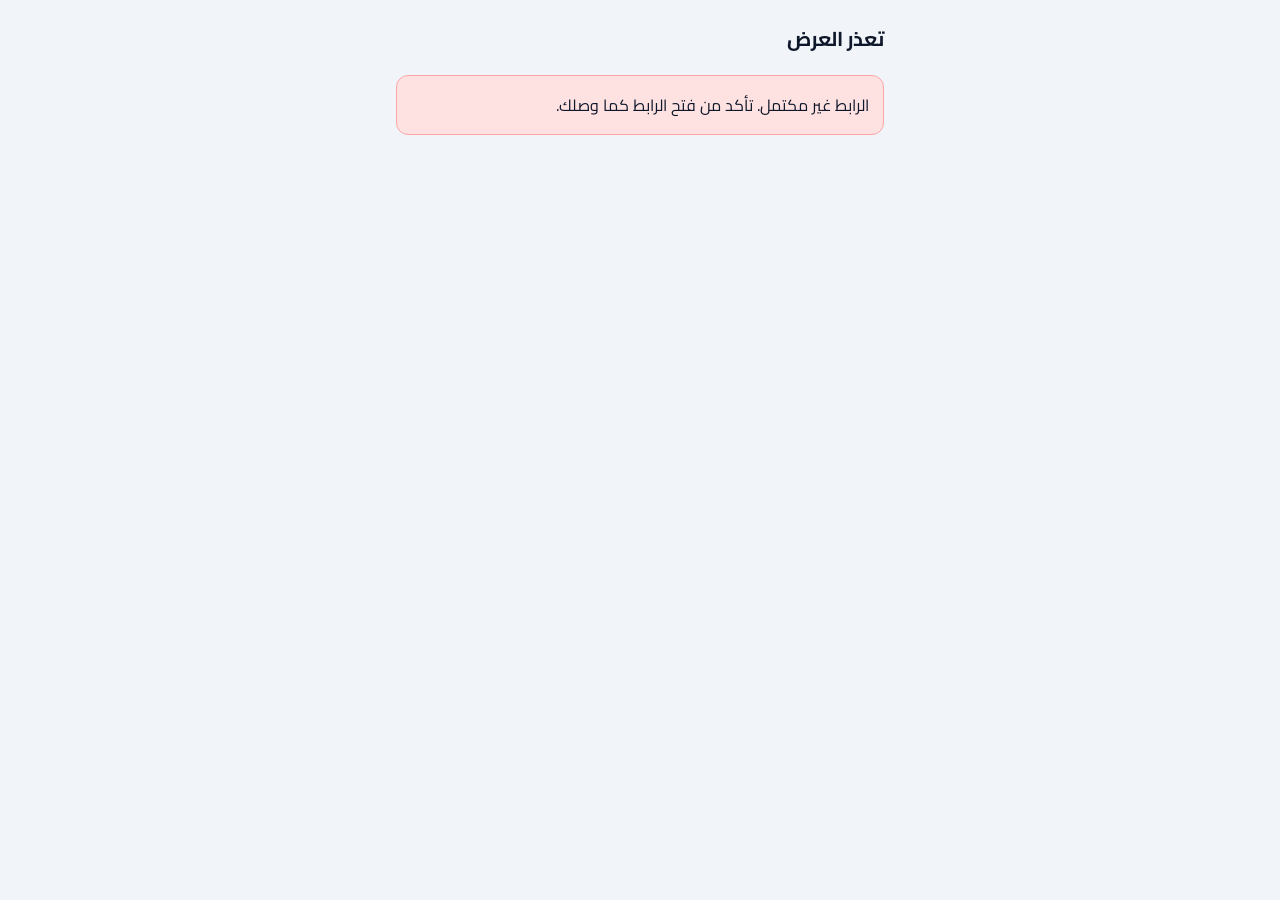
<file: badge.html>
<!doctype html>
<html lang="ar" dir="rtl">
<head>
<meta charset="utf-8">
<meta name="viewport" content="width=device-width,initial-scale=1">
<meta name="robots" content="noindex,nofollow">
<meta name="referrer" content="no-referrer">
<link rel="icon" href="icon-180.png">
<link rel="stylesheet" href="lib/fonts.css">
<title>دعوتي</title>
<style>
:root{--bg:#f1f5f9;--ink:#0f172a;--mut:#64748b;--pri:#2563eb;--line:#e2e8f0}
*{box-sizing:border-box}
body{margin:0;font-family:Cairo,system-ui,sans-serif;background:var(--bg);color:var(--ink)}
.wrap{max-width:520px;margin:0 auto;padding:20px 16px 40px}
h1{font-size:20px;margin:0 0 4px}
.mut{color:var(--mut);font-size:14px}
.pages{display:flex;flex-direction:column;gap:14px;margin:18px 0}
.pg{background:#fff;border:1px solid var(--line);border-radius:16px;padding:12px;text-align:center}
.pg img{max-width:100%;max-height:70vh;border-radius:8px;box-shadow:0 4px 18px rgba(15,23,42,.15)}
.row{display:flex;gap:8px;justify-content:center;flex-wrap:wrap;margin-top:10px}
button,a.btn{font:inherit;border:0;border-radius:12px;padding:10px 16px;background:var(--pri);color:#fff;font-weight:700;text-decoration:none;font-size:15px}
button.sec{background:#e2e8f0;color:var(--ink)}
.note{background:#e0f2fe;border:1px solid #bae6fd;border-radius:12px;padding:12px;font-size:14px}
.err{background:#fee2e2;border:1px solid #fca5a5;border-radius:12px;padding:14px}
</style>
</head>
<body>
<div class="wrap">
  <h1 id="title">جارٍ التحميل…</h1>
  <div class="mut" id="sub"></div>
  <div class="pg" id="entry" style="display:none;margin-top:16px">
    <div style="font-weight:700;margin-bottom:8px">رمز الدخول</div>
    <canvas id="bigqr" width="640" height="640" style="width:min(270px,80vw);height:auto;image-rendering:pixelated"></canvas>
    <div class="mut" style="margin-top:6px">اعرض هذا الرمز عند الباب، وارفع سطوع الشاشة ليُقرأ بسرعة.</div>
  </div>
  <div class="pages" id="pages"></div>
</div>
<script src="lib/qrcode.js"></script>
<script src="lib/common.js?v=7"></script>
<script>
window.addEventListener('hashchange', function(){ location.reload(); });
(async function(){
  var G = window.GATE, $ = function(id){ return document.getElementById(id); };
  var m = location.hash.match(/t=([a-z0-9]+)/i);
  function fail(msg){ $('title').textContent = 'تعذر العرض'; $('pages').innerHTML = '<div class="err">' + G.esc(msg) + '</div>'; }
  if (!m) return fail('الرابط غير مكتمل. تأكد من فتح الرابط كما وصلك.');
  try {
    var ev = await G.loadEvent();
    var p = G.isSecure(ev) ? await G.openInvite(ev, m[1]).catch(function(){ return null; }) : ev.people.find(function(x){ return x.t === m[1]; });
    if (!p) return fail('لم نجد هذه الدعوة. ربما أُلغيت أو تغيّر الرابط؛ تواصل مع المنظمين.');
    var L = ev.docLabel || 'البطاقة';
    $('title').textContent = p.name;
    $('sub').textContent = (p.title ? p.title + ' — ' : '') + ev.name + (ev.days.length ? ' — ' + G.arDate(ev.days[0]) : '');
    document.title = L.replace(/^ال/, '') + ' ' + p.name;
    var qc = $('bigqr'); G.drawQR(qc.getContext('2d'), G.payload(ev, p), 0, 0, qc.width, { quiet: 3 });
    $('entry').style.display = 'block';
    await G.fontsReady();
    var n = G.pageCount(ev, p), qp = G.qrPage(ev, p), order = [qp];
    for (var i = 0; i < n; i++) if (i !== qp) order.push(i);
    for (var k = 0; k < order.length; k++){
      var c = await G.renderPage(ev, p, order[k], { dpi: 300, trim: true });
      var blob = await new Promise(function(r){ c.toBlob(r, 'image/jpeg', 0.9); });
      var url = URL.createObjectURL(blob);
      var name = G.fileName(p, n > 1 ? ' - ' + (order[k] + 1) : '') + '.jpg';
      var div = document.createElement('div'); div.className = 'pg';
      div.innerHTML = '<img alt=""><div class="row"><a class="btn" download></a></div>';
      div.querySelector('img').src = url; div.querySelector('img').alt = L;
      var a = div.querySelector('a'); a.href = url; a.download = name; a.textContent = 'حفظ ' + L + (n > 1 ? ' — الوجه ' + (k + 1) : '');
      var f = new File([blob], name, { type: 'image/jpeg' });
      if (navigator.canShare && navigator.canShare({ files: [f] })){
        var b = document.createElement('button'); b.className = 'sec'; b.textContent = 'مشاركة';
        (function(file){ b.onclick = function(){ navigator.share({ files: [file], title: ev.name }).catch(function(){}); }; })(f);
        div.querySelector('.row').appendChild(b);
      }
      $('pages').appendChild(div);
    }
  } catch (e) { fail('تحقق من اتصالك بالإنترنت ثم أعد فتح الرابط.'); }
})();
</script>
</body>
</html>
</file>
<file: lib/fonts.css>
/* cairo-arabic-400-normal */
@font-face {
  font-family: 'Cairo';
  font-style: normal;
  font-display: block;
  font-weight: 400;
  src: url(fonts/cairo-arabic-400-normal.woff2) format('woff2');
  unicode-range: U+0600-06FF,U+0750-077F,U+0870-088E,U+0890-0891,U+0897-08E1,U+08E3-08FF,U+200C-200E,U+2010-2011,U+204F,U+2E41,U+FB50-FDFF,U+FE70-FE74,U+FE76-FEFC,U+102E0-102FB,U+10E60-10E7E,U+10EC2-10EC4,U+10EFC-10EFF,U+1EE00-1EE03,U+1EE05-1EE1F,U+1EE21-1EE22,U+1EE24,U+1EE27,U+1EE29-1EE32,U+1EE34-1EE37,U+1EE39,U+1EE3B,U+1EE42,U+1EE47,U+1EE49,U+1EE4B,U+1EE4D-1EE4F,U+1EE51-1EE52,U+1EE54,U+1EE57,U+1EE59,U+1EE5B,U+1EE5D,U+1EE5F,U+1EE61-1EE62,U+1EE64,U+1EE67-1EE6A,U+1EE6C-1EE72,U+1EE74-1EE77,U+1EE79-1EE7C,U+1EE7E,U+1EE80-1EE89,U+1EE8B-1EE9B,U+1EEA1-1EEA3,U+1EEA5-1EEA9,U+1EEAB-1EEBB,U+1EEF0-1EEF1;
}
/* cairo-latin-400-normal */
@font-face {
  font-family: 'Cairo';
  font-style: normal;
  font-display: block;
  font-weight: 400;
  src: url(fonts/cairo-latin-400-normal.woff2) format('woff2');
  unicode-range: U+0000-00FF,U+0131,U+0152-0153,U+02BB-02BC,U+02C6,U+02DA,U+02DC,U+0304,U+0308,U+0329,U+2000-206F,U+20AC,U+2122,U+2191,U+2193,U+2212,U+2215,U+FEFF,U+FFFD;
}
/* cairo-arabic-700-normal */
@font-face {
  font-family: 'Cairo';
  font-style: normal;
  font-display: block;
  font-weight: 700;
  src: url(fonts/cairo-arabic-700-normal.woff2) format('woff2');
  unicode-range: U+0600-06FF,U+0750-077F,U+0870-088E,U+0890-0891,U+0897-08E1,U+08E3-08FF,U+200C-200E,U+2010-2011,U+204F,U+2E41,U+FB50-FDFF,U+FE70-FE74,U+FE76-FEFC,U+102E0-102FB,U+10E60-10E7E,U+10EC2-10EC4,U+10EFC-10EFF,U+1EE00-1EE03,U+1EE05-1EE1F,U+1EE21-1EE22,U+1EE24,U+1EE27,U+1EE29-1EE32,U+1EE34-1EE37,U+1EE39,U+1EE3B,U+1EE42,U+1EE47,U+1EE49,U+1EE4B,U+1EE4D-1EE4F,U+1EE51-1EE52,U+1EE54,U+1EE57,U+1EE59,U+1EE5B,U+1EE5D,U+1EE5F,U+1EE61-1EE62,U+1EE64,U+1EE67-1EE6A,U+1EE6C-1EE72,U+1EE74-1EE77,U+1EE79-1EE7C,U+1EE7E,U+1EE80-1EE89,U+1EE8B-1EE9B,U+1EEA1-1EEA3,U+1EEA5-1EEA9,U+1EEAB-1EEBB,U+1EEF0-1EEF1;
}
/* cairo-latin-700-normal */
@font-face {
  font-family: 'Cairo';
  font-style: normal;
  font-display: block;
  font-weight: 700;
  src: url(fonts/cairo-latin-700-normal.woff2) format('woff2');
  unicode-range: U+0000-00FF,U+0131,U+0152-0153,U+02BB-02BC,U+02C6,U+02DA,U+02DC,U+0304,U+0308,U+0329,U+2000-206F,U+20AC,U+2122,U+2191,U+2193,U+2212,U+2215,U+FEFF,U+FFFD;
}
/* tajawal-arabic-400-normal */
@font-face {
  font-family: 'Tajawal';
  font-style: normal;
  font-display: block;
  font-weight: 400;
  src: url(fonts/tajawal-arabic-400-normal.woff2) format('woff2');
  unicode-range: U+0600-06FF,U+0750-077F,U+0870-088E,U+0890-0891,U+0897-08E1,U+08E3-08FF,U+200C-200E,U+2010-2011,U+204F,U+2E41,U+FB50-FDFF,U+FE70-FE74,U+FE76-FEFC,U+102E0-102FB,U+10E60-10E7E,U+10EC2-10EC4,U+10EFC-10EFF,U+1EE00-1EE03,U+1EE05-1EE1F,U+1EE21-1EE22,U+1EE24,U+1EE27,U+1EE29-1EE32,U+1EE34-1EE37,U+1EE39,U+1EE3B,U+1EE42,U+1EE47,U+1EE49,U+1EE4B,U+1EE4D-1EE4F,U+1EE51-1EE52,U+1EE54,U+1EE57,U+1EE59,U+1EE5B,U+1EE5D,U+1EE5F,U+1EE61-1EE62,U+1EE64,U+1EE67-1EE6A,U+1EE6C-1EE72,U+1EE74-1EE77,U+1EE79-1EE7C,U+1EE7E,U+1EE80-1EE89,U+1EE8B-1EE9B,U+1EEA1-1EEA3,U+1EEA5-1EEA9,U+1EEAB-1EEBB,U+1EEF0-1EEF1;
}
/* tajawal-latin-400-normal */
@font-face {
  font-family: 'Tajawal';
  font-style: normal;
  font-display: block;
  font-weight: 400;
  src: url(fonts/tajawal-latin-400-normal.woff2) format('woff2');
  unicode-range: U+0000-00FF,U+0131,U+0152-0153,U+02BB-02BC,U+02C6,U+02DA,U+02DC,U+0304,U+0308,U+0329,U+2000-206F,U+20AC,U+2122,U+2191,U+2193,U+2212,U+2215,U+FEFF,U+FFFD;
}
/* tajawal-arabic-700-normal */
@font-face {
  font-family: 'Tajawal';
  font-style: normal;
  font-display: block;
  font-weight: 700;
  src: url(fonts/tajawal-arabic-700-normal.woff2) format('woff2');
  unicode-range: U+0600-06FF,U+0750-077F,U+0870-088E,U+0890-0891,U+0897-08E1,U+08E3-08FF,U+200C-200E,U+2010-2011,U+204F,U+2E41,U+FB50-FDFF,U+FE70-FE74,U+FE76-FEFC,U+102E0-102FB,U+10E60-10E7E,U+10EC2-10EC4,U+10EFC-10EFF,U+1EE00-1EE03,U+1EE05-1EE1F,U+1EE21-1EE22,U+1EE24,U+1EE27,U+1EE29-1EE32,U+1EE34-1EE37,U+1EE39,U+1EE3B,U+1EE42,U+1EE47,U+1EE49,U+1EE4B,U+1EE4D-1EE4F,U+1EE51-1EE52,U+1EE54,U+1EE57,U+1EE59,U+1EE5B,U+1EE5D,U+1EE5F,U+1EE61-1EE62,U+1EE64,U+1EE67-1EE6A,U+1EE6C-1EE72,U+1EE74-1EE77,U+1EE79-1EE7C,U+1EE7E,U+1EE80-1EE89,U+1EE8B-1EE9B,U+1EEA1-1EEA3,U+1EEA5-1EEA9,U+1EEAB-1EEBB,U+1EEF0-1EEF1;
}
/* tajawal-latin-700-normal */
@font-face {
  font-family: 'Tajawal';
  font-style: normal;
  font-display: block;
  font-weight: 700;
  src: url(fonts/tajawal-latin-700-normal.woff2) format('woff2');
  unicode-range: U+0000-00FF,U+0131,U+0152-0153,U+02BB-02BC,U+02C6,U+02DA,U+02DC,U+0304,U+0308,U+0329,U+2000-206F,U+20AC,U+2122,U+2191,U+2193,U+2212,U+2215,U+FEFF,U+FFFD;
}
</file>
